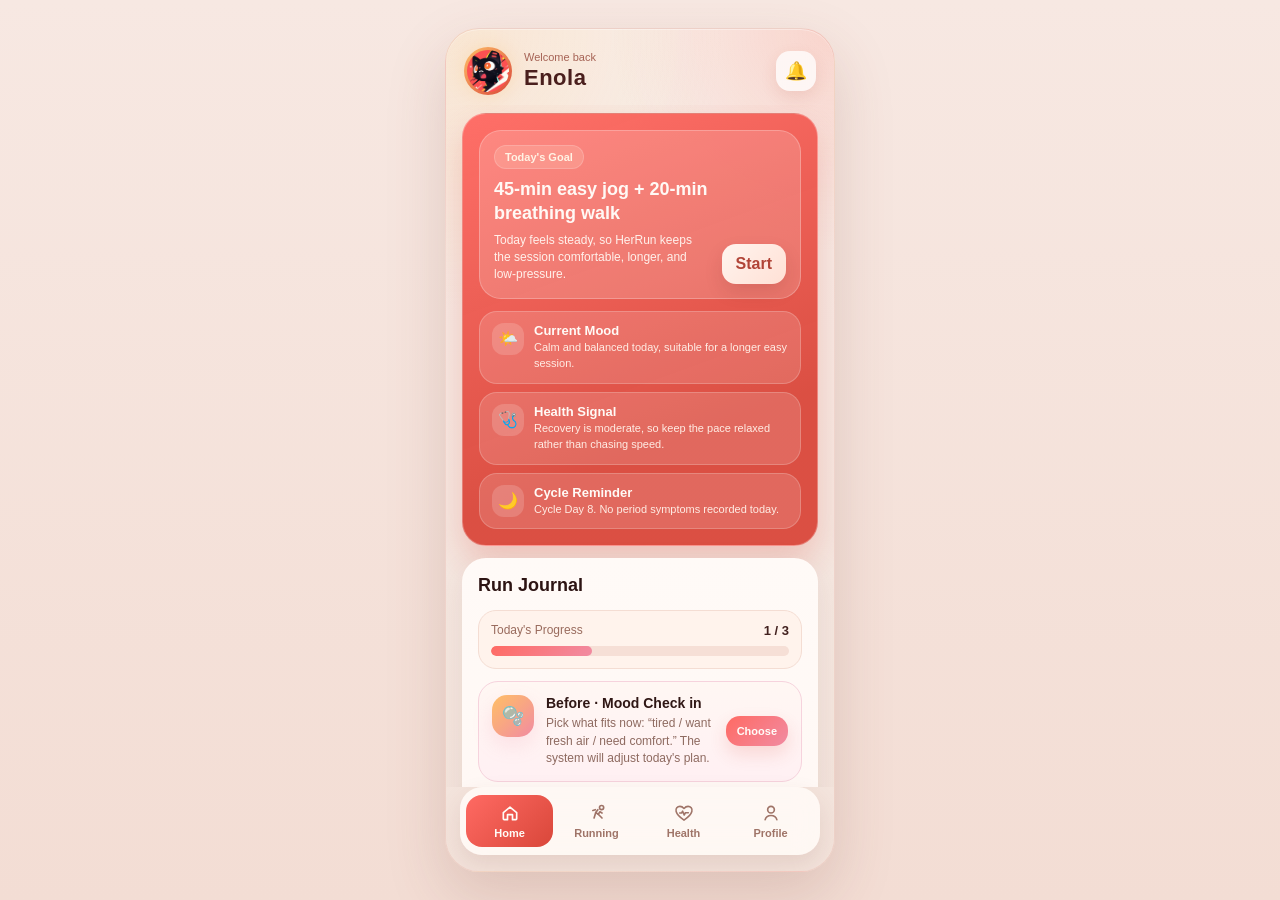
<file: index.html>
<!DOCTYPE html>
<html lang="en">
<head>
    <meta charset="UTF-8">
    <meta name="viewport" content="width=device-width, initial-scale=1.0">
    <title>HerRun</title>
    <link rel="stylesheet" href="index.css">
</head>
<body>
    <div class="app-shell">
        <div class="phone-frame">
            <header class="top-bar">
                <div class="avatar-wrap">
                    <img src="avatar.jpg" alt="User avatar" class="avatar">
                </div>
                <div class="header-text">
                    <p class="mini-label">Welcome back</p>
                    <h1>Enola</h1>
                </div>
                <button class="notify-btn" aria-label="Notifications">🔔</button>
            </header>

            <main class="main-content">
                <section class="story-card hero-story-card">
                    <div class="mission-card">
                        <div class="mission-main">
                            <span class="mission-tag" id="homeGoalTag">Today's Goal</span>
                            <h3 id="homeGoalTitle">18-min easy jog + 3-min breathing</h3>
                            <p id="homeGoalText">Today feels steady, so HerRun keeps the plan light, flexible, and comfortable.</p>
                        </div>
                        <a href="running.html" class="primary-pill">Start</a>
                    </div>

                    <div class="why-row">
                        <div class="why-chip">
                            <span id="homeMoodIcon">🌤️</span>
                            <div>
                                <strong>Current Mood</strong>
                                <p id="homeMoodText">Calm and balanced today, suitable for an easy run.</p>
                            </div>
                        </div>

                        <div class="why-chip">
                            <span id="homeHealthIcon">🩺</span>
                            <div>
                                <strong>Health Signal</strong>
                                <p id="homeHealthText">Recovery is moderate, so the pace should stay relaxed.</p>
                            </div>
                        </div>

                        <div class="why-chip">
                            <span id="homeCycleIcon">🌙</span>
                            <div>
                                <strong>Cycle Reminder</strong>
                                <p id="homeCycleText">Cycle Day 8. No period symptoms recorded today.</p>
                            </div>
                        </div>
                    </div>
                </section>

                <section class="story-card plan-card">
                    <div class="card-header compact-header">
                        <div>
                           <h3>Run Journal</h3>
                        </div>
                    </div>

                    <div class="plan-progress">
                        <div class="progress-head">
                            <span>Today's Progress</span>
                            <strong>1 / 3</strong>
                        </div>
                        <div class="progress-bar">
                            <span></span>
                        </div>
                    </div>

                    <div class="plan-list">
                        <div class="plan-step active-plan-step">
                            <div class="plan-step-left">
                                <div class="plan-icon">🫧</div>
                                <div>
                                    <h4>Before · Mood Check in</h4>
                                    <p>Pick what fits now: “tired / want fresh air / need comfort.” The system will adjust today's plan.</p>
                                </div>
                            </div>
                            <button class="mini-cta">Choose</button>
                        </div>

                        <div class="plan-step">
                            <div class="plan-step-left">
                                <div class="plan-icon">👟</div>
                                <div>
                                    <h4>During · 12 Min Is Enough</h4>
                                    <p>If your heart rate rises or you feel strained, it will switch to run-walk mode.</p>
                                </div>
                            </div>
                            <button class="mini-ghost">Auto Adjust</button>
                        </div>

                        <div class="plan-step">
                            <div class="plan-step-left">
                                <div class="plan-icon">💞</div>
                                <div>
                                    <h4>After · Quick Recovery Check</h4>
                                    <p>Log how you feel. AI will update tomorrow's plan using mood, recovery, and cycle data.</p>
                                </div>
                            </div>
                            <button class="mini-cta">Log</button>
                        </div>
                    </div>

                    <a href="cycle-log.html" class="smart-switch-card cycle-log-card">
                        <div class="smart-copy">
                            <p class="smart-kicker">Period Calendar</p>
                            <h4>Track your period and adjust today’s run</h4>
                            <p>Log today’s cycle status, view period days, and get gentle reminders before your body needs rest.</p>
                        </div>
                        <div class="switch-badge cycle-log-badge">View</div>
                    </a>
                </section>

                <section class="story-card star-card">
                    <div class="card-header compact-header">
                        <div>
                            <h3>Star Diary</h3>
                        </div>
                        <button class="soft-action">Rules</button>
                    </div>

                    <div class="star-hero">
                        <div class="star-hero-left">
                            <p class="star-kicker">Today's Reward</p>
                            <h4>5th Calm Star</h4>
                            <p>A Calm Star means you stayed active while caring for your emotions. It helps the system learn your best pace.</p>
                        </div>
                        <div class="star-big">⭐</div>
                    </div>

                    <div class="week-stars">
                        <div class="day-star done">
                            <span class="day-label">Mon</span>
                            <span class="day-icon">⭐</span>
                        </div>
                        <div class="day-star done">
                            <span class="day-label">Tue</span>
                            <span class="day-icon">🌙</span>
                        </div>
                        <div class="day-star done">
                            <span class="day-label">Wed</span>
                            <span class="day-icon">⭐</span>
                        </div>
                        <div class="day-star active">
                            <span class="day-label">Thu</span>
                            <span class="day-icon">✨</span>
                        </div>
                        <div class="day-star">
                            <span class="day-label">Fri</span>
                            <span class="day-icon">·</span>
                        </div>
                        <div class="day-star">
                            <span class="day-label">Sat</span>
                            <span class="day-icon">·</span>
                        </div>
                        <div class="day-star">
                            <span class="day-label">Sun</span>
                            <span class="day-icon">·</span>
                        </div>
                    </div>

                    <div class="star-rule-grid">
                        <div class="star-rule">
                            <div class="rule-icon">⭐</div>
                            <div>
                                <h4>Calm Star</h4>
                                <p>Earned by finishing a low-pressure task and helping the system learn your easy-run profile.</p>
                            </div>
                        </div>
                        <div class="star-rule">
                            <div class="rule-icon">🌙</div>
                            <div>
                                <h4>Rest Star</h4>
                                <p>You can also earn it by choosing rest. Pushing through is not the goal.</p>
                            </div>
                        </div>
                    </div>

                    <div class="star-benefits">
                        <div class="benefit-header">
                            <span>Unlocked 2 / 4</span>
                        </div>

                        <div class="benefit-item unlocked">
                            <div class="benefit-left">
                                <span class="benefit-icon">🎧</span>
                                <div>
                                    <h5>Night Run Audio</h5>
                                    <p>After 3 stars, the app recommends comfort audio for your night runs.</p>
                                </div>
                            </div>
                            <span class="benefit-badge">On</span>
                        </div>

                        <div class="benefit-item unlocked">
                            <div class="benefit-left">
                                <span class="benefit-icon">🪄</span>
                                <div>
                                    <h5>Better Plan for Tomorrow</h5>
                                    <p>With more logs, AI can better tell if you should run, walk, or rest.</p>
                                </div>
                            </div>
                            <span class="benefit-badge">On</span>
                        </div>

                        <div class="benefit-item">
                            <div class="benefit-left">
                                <span class="benefit-icon">🫶</span>
                                <div>
                                    <h5>Guilt-Free Skip Pass</h5>
                                    <p>Collect 5 stars to unlock one stress-free rest pass.</p>
                                </div>
                            </div>
                            <span class="benefit-badge lock">1 More</span>
                        </div>

                        <div class="benefit-item">
                            <div class="benefit-left">
                                <span class="benefit-icon">🌸</span>
                                <div>
                                    <h5>Period-Friendly Run Plan</h5>
                                    <p>After 7 stars, the system creates a cycle-friendly running version for you.</p>
                                </div>
                            </div>
                            <span class="benefit-badge lock">3 More</span>
                        </div>
                    </div>
                </section>
            </main>

            <nav class="bottom-nav">
                <a href="index.html" class="nav-item active">
                    <span class="nav-icon">
                        <svg viewBox="0 0 24 24" fill="none" aria-hidden="true">
                            <path d="M4 11.5L12 5L20 11.5V19C20 19.55 19.55 20 19 20H15V14H9V20H5C4.45 20 4 19.55 4 19V11.5Z" stroke="currentColor" stroke-width="2" stroke-linejoin="round"/>
                        </svg>
                    </span>
                    <span class="nav-text">Home</span>
                </a>

                <a href="running.html" class="nav-item">
                    <span class="nav-icon">
                        <svg viewBox="0 0 24 24" fill="none" aria-hidden="true">
                            <circle cx="17.5" cy="5.5" r="2.5" stroke="currentColor" stroke-width="2"/>
                            <path d="M13 8L10.5 11.5L13.5 13.5L15.5 10.5L18 12" stroke="currentColor" stroke-width="2" stroke-linecap="round" stroke-linejoin="round"/>
                            <path d="M10.5 11.5L8.5 18" stroke="currentColor" stroke-width="2" stroke-linecap="round"/>
                            <path d="M13.5 13.5L18 18" stroke="currentColor" stroke-width="2" stroke-linecap="round"/>
                            <path d="M7 9L10 8" stroke="currentColor" stroke-width="2" stroke-linecap="round"/>
                        </svg>
                    </span>
                    <span class="nav-text">Running</span>
                </a>

                <a href="activity.html" class="nav-item">
                    <span class="nav-icon">
                        <svg viewBox="0 0 24 24" fill="none" aria-hidden="true">
                            <path
                                d="M12 20.5C12 20.5 4 15.36 2.57 10.28C1.55 6.66 4.08 4 7.13 4C9.08 4 10.67 5 12 6.53C13.33 5 14.92 4 16.87 4C19.92 4 22.45 6.66 21.43 10.28C20 15.36 12 20.5 12 20.5Z"
                                stroke="currentColor"
                                stroke-width="1.9"
                                stroke-linecap="round"
                                stroke-linejoin="round"
                            />
                            <path
                                d="M6.8 12H9.1L10.4 9.8L12.2 14.4L13.7 11.7H17.2"
                                stroke="currentColor"
                                stroke-width="1.9"
                                stroke-linecap="round"
                                stroke-linejoin="round"
                            />
                        </svg>
                    </span>
                    <span class="nav-text">Health</span>
                </a>

                <a href="profile.html" class="nav-item">
                    <span class="nav-icon">
                        <svg viewBox="0 0 24 24" fill="none" aria-hidden="true">
                            <circle cx="12" cy="8" r="4" stroke="currentColor" stroke-width="2"/>
                            <path d="M5 20C5.8 16.8 8.43 15 12 15C15.57 15 18.2 16.8 19 20" stroke="currentColor" stroke-width="2" stroke-linecap="round"/>
                        </svg>
                    </span>
                    <span class="nav-text">Profile</span>
                </a>
            </nav>
        </div>
    </div>

<script>
    const homeGoalTag = document.getElementById("homeGoalTag");
    const homeGoalTitle = document.getElementById("homeGoalTitle");
    const homeGoalText = document.getElementById("homeGoalText");

    const homeMoodIcon = document.getElementById("homeMoodIcon");
    const homeMoodText = document.getElementById("homeMoodText");

    const homeHealthIcon = document.getElementById("homeHealthIcon");
    const homeHealthText = document.getElementById("homeHealthText");

    const homeCycleIcon = document.getElementById("homeCycleIcon");
    const homeCycleText = document.getElementById("homeCycleText");

    const STORAGE_KEY = "herRunCycleRecordMay8";

    function getSavedCycleRecord() {
        const savedRecord = localStorage.getItem(STORAGE_KEY);

        if (!savedRecord) {
            return {
                status: "Normal",
                symptoms: ["Feeling Fine"]
            };
        }

        try {
            const record = JSON.parse(savedRecord);

            if (!record.status || !Array.isArray(record.symptoms)) {
                return {
                    status: "Normal",
                    symptoms: ["Feeling Fine"]
                };
            }

            return record;
        } catch (error) {
            return {
                status: "Normal",
                symptoms: ["Feeling Fine"]
            };
        }
    }

    function hasSymptom(symptoms, symptomName) {
        return symptoms.includes(symptomName);
    }

function updateHomeFromCycleRecord() {
    const record = getSavedCycleRecord();
    const status = record.status;
    const symptoms = record.symptoms;

    const hasLowEnergy = hasSymptom(symptoms, "Low Energy");
    const hasCramps = hasSymptom(symptoms, "Cramps");
    const hasBackPain = hasSymptom(symptoms, "Back Pain");
    const hasHeadache = hasSymptom(symptoms, "Headache");
    const hasMoodSwing = hasSymptom(symptoms, "Mood Swing");
    const feelingFine = hasSymptom(symptoms, "Feeling Fine");

    if (status === "Period") {
        homeGoalTag.textContent = "Today's Gentle Goal";

        if (hasCramps || hasLowEnergy || hasBackPain || hasHeadache || hasMoodSwing) {
            homeGoalTitle.textContent = "20-min comfort walk + 40-min recovery stretch";
            homeGoalText.textContent = "Period symptoms were recorded today, so HerRun keeps the session gentle, low-pressure, and recovery-focused.";

            homeMoodIcon.textContent = "🥺";
            homeMoodText.textContent = "Your body may need more care today. Slow movement is enough.";

            homeHealthIcon.textContent = "🩺";
            homeHealthText.textContent = "Avoid high-intensity running. Keep the session easy and stop if discomfort increases.";

            homeCycleIcon.textContent = "🩸";
            homeCycleText.textContent = `Period day recorded. Symptoms: ${symptoms.join(", ")}.`;
        } else {
            homeGoalTitle.textContent = "25-min gentle walk + 35-min mobility stretch";
            homeGoalText.textContent = "Period was recorded today, so HerRun keeps the goal soft while still supporting daily movement.";

            homeMoodIcon.textContent = "🌤️";
            homeMoodText.textContent = "Feeling relatively stable, but today’s goal should still stay gentle.";

            homeHealthIcon.textContent = "🩺";
            homeHealthText.textContent = "Use a comfortable pace and choose stretching if running feels too much.";

            homeCycleIcon.textContent = "🩸";
            homeCycleText.textContent = "Period day recorded. Gentle walking and stretching can still count as progress.";
        }

        return;
    }

    if (status === "Normal" && feelingFine) {
        homeGoalTag.textContent = "Today's Goal";
        homeGoalTitle.textContent = "45-min easy jog + 20-min breathing walk";
        homeGoalText.textContent = "Today feels steady, so HerRun keeps the session comfortable, longer, and low-pressure.";

        homeMoodIcon.textContent = "🌤️";
        homeMoodText.textContent = "Calm and balanced today, suitable for a longer easy session.";

        homeHealthIcon.textContent = "🩺";
        homeHealthText.textContent = "Recovery is moderate, so keep the pace relaxed rather than chasing speed.";

        homeCycleIcon.textContent = "🌙";
        homeCycleText.textContent = "Cycle Day 8. No period symptoms recorded today.";

        return;
    }

    if (status === "Normal" && (hasLowEnergy || hasMoodSwing || hasHeadache || hasBackPain || hasCramps)) {
        homeGoalTag.textContent = "Today's Flexible Goal";
        homeGoalTitle.textContent = "30-min easy jog + 30-min recovery walk";
        homeGoalText.textContent = "Some discomfort was recorded today, so HerRun keeps the goal low-intensity and flexible rather than pushing speed.";

        homeMoodIcon.textContent = hasMoodSwing ? "🥺" : "🌥️";
        homeMoodText.textContent = `Today's record shows: ${symptoms.join(", ")}. Start easy and adjust by feel.`;

        homeHealthIcon.textContent = "🩺";
        homeHealthText.textContent = "You can split the session or switch more time to walking if your body feels strained.";

        homeCycleIcon.textContent = "🌙";
        homeCycleText.textContent = "Cycle Day 8. Not a period day, but symptoms can still affect training comfort.";

        return;
    }

    homeGoalTag.textContent = "Today's Goal";
    homeGoalTitle.textContent = "45-min easy jog + 20-min breathing walk";
    homeGoalText.textContent = "Today feels steady, so HerRun keeps the session longer but still comfortable.";

    homeMoodIcon.textContent = "🌤️";
    homeMoodText.textContent = "Feeling mostly stable today.";

    homeHealthIcon.textContent = "🩺";
    homeHealthText.textContent = "Keep the pace relaxed and adjust if needed.";

    homeCycleIcon.textContent = "🌙";
    homeCycleText.textContent = `Cycle Day 8. Today's record: ${symptoms.join(", ")}.`;
}

    updateHomeFromCycleRecord();
</script>
</body>
</html>
</file>
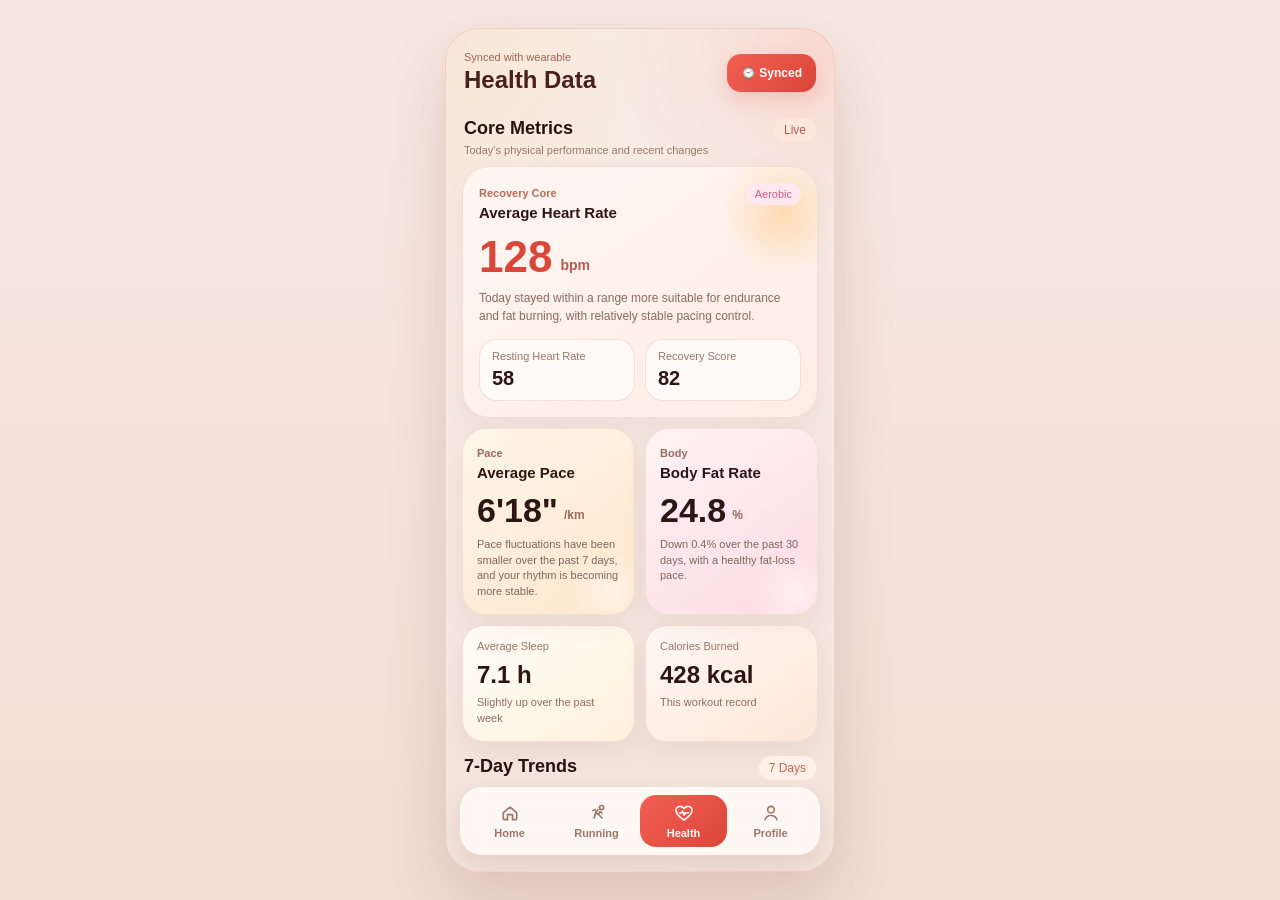
<file: activity.html>
<!DOCTYPE html>
<html lang="zh-CN">
<head>
    <meta charset="UTF-8">
    <meta name="viewport" content="width=device-width, initial-scale=1.0">
    <title>HerRun</title>
    <link rel="stylesheet" href="activity.css">
</head>
<body>
    <div class="app-shell">
        <div class="phone-frame">
            <header class="top-bar">
                <div class="header-main">
                    <p class="mini-label">Synced with wearable</p>
                    <h1>Health Data</h1>
                </div>
                <button class="sync-btn" type="button">⌚ Synced</button>
            </header>

            <main class="main-content">
                <section class="section-shell">
                    <div class="section-head">
                        <div>
                            <h3>Core Metrics</h3>
                            <p class="sub-copy">Today's physical performance and recent changes</p>
                        </div>
                        <span class="card-tag">Live</span>
                    </div>

                    <div class="metrics-mosaic">
                        <article class="metric-main-card">
                            <div class="metric-main-top">
                                <div>
                                    <span class="metric-eyebrow">Recovery Core</span>
                                    <h4>Average Heart Rate</h4>
                                </div>
                                <span class="metric-chip">Aerobic</span>
                            </div>

                            <div class="metric-main-value">
                                <strong>128</strong>
                                <span>bpm</span>
                            </div>

                            <p class="metric-main-desc">
                                Today stayed within a range more suitable for endurance and fat burning, with relatively stable pacing control.
                            </p>

                            <div class="metric-main-footer">
                                <div class="mini-stat">
                                    <span>Resting Heart Rate</span>
                                    <strong>58</strong>
                                </div>
                                <div class="mini-stat">
                                    <span>Recovery Score</span>
                                    <strong>82</strong>
                                </div>
                            </div>
                        </article>

                        <article class="metric-mid-card pace-card">
                            <span class="metric-eyebrow dark-eyebrow">Pace</span>
                            <h4>Average Pace</h4>
                            <div class="metric-mid-value">
                                <strong>6'18"</strong>
                                <span>/km</span>
                            </div>
                            <p>Pace fluctuations have been smaller over the past 7 days, and your rhythm is becoming more stable.</p>
                        </article>

                        <article class="metric-mid-card fat-card">
                            <span class="metric-eyebrow dark-eyebrow">Body</span>
                            <h4>Body Fat Rate</h4>
                            <div class="metric-mid-value">
                                <strong>24.8</strong>
                                <span>%</span>
                            </div>
                            <p>Down 0.4% over the past 30 days, with a healthy fat-loss pace.</p>
                        </article>

                        <article class="metric-pill-card sleep-pill">
                            <div class="pill-top">
                                <span class="pill-label">Average Sleep</span>                              
                            </div>
                            <strong>7.1 h</strong>
                            <p>Slightly up over the past week</p>
                        </article>

                        <article class="metric-pill-card kcal-pill">
                            <div class="pill-top">
                                <span class="pill-label">Calories Burned</span>            
                            </div>
                            <strong>428 kcal</strong>
                            <p>This workout record</p>
                        </article>
                    </div>
                </section>

                <section class="section-shell">
                    <div class="section-head">
                        <div>
                            <h3>7-Day Trends</h3>
                        </div>
                        <span class="card-tag soft-tag">7 Days</span>
                    </div>

                    <div class="trend-layout">
                        <article class="trend-main-card">
                            <div class="trend-chart">
                                <div class="chart-grid"></div>
                                <svg class="trend-svg" viewBox="0 0 300 150" preserveAspectRatio="none" aria-hidden="true">
                                    <path d="M10 105 C40 95, 60 60, 95 72 S160 96, 205 58 S260 48, 290 32"
                                          fill="none" stroke="#f45f52" stroke-width="4.5" stroke-linecap="round"/>
                                    <path d="M10 118 C40 112, 75 125, 110 95 S170 55, 210 82 S255 100, 290 76"
                                          fill="none" stroke="#ffb24a" stroke-width="4.5" stroke-linecap="round"/>
                                </svg>
                                <span class="chart-point p1"></span>
                                <span class="chart-point p2"></span>
                                <span class="chart-point p3"></span>
                                <span class="chart-point p4"></span>
                            </div>

                            <div class="trend-legend">
                                <span><i class="legend-dot heart-dot"></i>Recovery / Heart Rate Trend</span>
                                <span><i class="legend-dot load-dot"></i>Training Load</span>
                            </div>

                            <div class="day-strip">
                                <span>Mon</span>
                                <span>Tue</span>
                                <span>Wed</span>
                                <span>Thu</span>
                                <span>Fri</span>
                                <span>Sat</span>
                                <span>Sun</span>
                            </div>
                        </article>

                        <div class="trend-side-stack">
                            <article class="side-insight rise-card">
                                <span class="side-label">Recovery Trend</span>
                                <strong>Rising</strong>
                                <p>Recovery has been more stable over the last 4 days</p>
                            </article>

                            <article class="side-insight load-card">
                                <span class="side-label">Load Trend</span>
                                <strong>Slightly High</strong>
                                <p>Mileage is increasing faster than last week</p>
                            </article>
                        </div>
                    </div>
                </section>

                <section class="section-shell">
                    <div class="section-head">
                        <div>
                            <h3>Fat Loss and Goal Progress</h3>
                        </div>
                        <span class="card-tag warm-tag">Progress</span>
                    </div>

                    <div class="progress-visual-layout">
                        <article class="progress-ring-card">
                            <div class="ring-wrap">
                                <div class="ring ring-1">
                                    <div class="ring-inner">
                                        <strong>-0.4%</strong>
                                        <span>Body Fat This Month</span>
                                    </div>
                                </div>
                            </div>
                            <p>Fat loss is progressing steadily, with no overly rapid drop.</p>
                        </article>

                        <div class="progress-track-stack">
                            <article class="track-card highlight-track">
                                <div class="track-head">
                                    <h4>Monthly Mileage Goal</h4>
                                    <span>42 / 60 km</span>
                                </div>
                                <div class="progress-bar">
                                    <span class="progress-fill progress-fill-2"></span>
                                </div>
                                <p>Current completion: 70%</p>
                            </article>

                            <article class="track-card">
                                <div class="track-head">
                                    <h4>Sleep Goal Rate</h4>
                                    <span>5 / 7 days</span>
                                </div>
                                <div class="progress-bar">
                                    <span class="progress-fill progress-fill-3"></span>
                                </div>
                                <p>Recovery efficiency is improving</p>
                            </article>
                        </div>
                    </div>
                </section>

                <section class="section-shell">
                    <div class="section-head">
                        <div>
                            <h3>AI Health Counselor</h3>
                        </div>

                        <button class="ai-header-analyse-btn" id="aiAnalyseBtn" type="button">Analyse</button>
                    </div>

                    <div class="ai-conversation" id="aiConversation"></div>
                </section>
            </main>

            <nav class="bottom-nav">
                <a href="index.html" class="nav-item">
                    <span class="nav-icon">
                        <svg viewBox="0 0 24 24" fill="none" aria-hidden="true">
                            <path d="M4 11.5L12 5L20 11.5V19C20 19.55 19.55 20 19 20H15V14H9V20H5C4.45 20 4 19.55 4 19V11.5Z" stroke="currentColor" stroke-width="2" stroke-linejoin="round"/>
                        </svg>
                    </span>
                    <span class="nav-text">Home</span>
                </a>

                <a href="running.html" class="nav-item">
                    <span class="nav-icon">
                        <svg viewBox="0 0 24 24" fill="none" aria-hidden="true">
                            <circle cx="17.5" cy="5.5" r="2.5" stroke="currentColor" stroke-width="2"/>
                            <path d="M13 8L10.5 11.5L13.5 13.5L15.5 10.5L18 12" stroke="currentColor" stroke-width="2" stroke-linecap="round" stroke-linejoin="round"/>
                            <path d="M10.5 11.5L8.5 18" stroke="currentColor" stroke-width="2" stroke-linecap="round"/>
                            <path d="M13.5 13.5L18 18" stroke="currentColor" stroke-width="2" stroke-linecap="round"/>
                            <path d="M7 9L10 8" stroke="currentColor" stroke-width="2" stroke-linecap="round"/>
                        </svg>
                    </span>
                    <span class="nav-text">Running</span>
                </a>

                <a href="activity.html" class="nav-item active">
                    <span class="nav-icon">
                        <svg viewBox="0 0 24 24" fill="none" aria-hidden="true">
                            <path
                                d="M12 20.5C12 20.5 4 15.36 2.57 10.28C1.55 6.66 4.08 4 7.13 4C9.08 4 10.67 5 12 6.53C13.33 5 14.92 4 16.87 4C19.92 4 22.45 6.66 21.43 10.28C20 15.36 12 20.5 12 20.5Z"
                                stroke="currentColor"
                                stroke-width="1.9"
                                stroke-linecap="round"
                                stroke-linejoin="round"
                            />
                            <path
                                d="M6.8 12H9.1L10.4 9.8L12.2 14.4L13.7 11.7H17.2"
                                stroke="currentColor"
                                stroke-width="1.9"
                                stroke-linecap="round"
                                stroke-linejoin="round"
                            />
                        </svg>
                    </span>
                    <span class="nav-text">Health</span>
                </a>

                <a href="profile.html" class="nav-item">
                    <span class="nav-icon">
                        <svg viewBox="0 0 24 24" fill="none" aria-hidden="true">
                            <circle cx="12" cy="8" r="4" stroke="currentColor" stroke-width="2"/>
                            <path d="M5 20C5.8 16.8 8.43 15 12 15C15.57 15 18.2 16.8 19 20" stroke="currentColor" stroke-width="2" stroke-linecap="round"/>
                        </svg>
                    </span>
                    <span class="nav-text">Profile</span>
                </a>
            </nav>
        </div>
    </div>


<script>
    const aiAnalyseBtn = document.getElementById("aiAnalyseBtn");
    const aiConversation = document.getElementById("aiConversation");
    const mainContent = document.querySelector(".main-content");

    const STORAGE_KEY = "herRunCycleRecordMay8";

    function getSavedCycleRecord() {
        const savedRecord = localStorage.getItem(STORAGE_KEY);

        if (!savedRecord) {
            return {
                status: "Normal",
                symptoms: ["Feeling Fine"]
            };
        }

        try {
            const record = JSON.parse(savedRecord);

            if (!record.status || !Array.isArray(record.symptoms)) {
                return {
                    status: "Normal",
                    symptoms: ["Feeling Fine"]
                };
            }

            return record;
        } catch (error) {
            return {
                status: "Normal",
                symptoms: ["Feeling Fine"]
            };
        }
    }

    function hasSymptom(symptoms, symptomName) {
        return symptoms.includes(symptomName);
    }

    function buildCycleAnswer(record) {
        const status = record.status;
        const symptoms = record.symptoms;

        if (status === "Period") {
            return "Because today is marked as a period day, the data should be read more gently. Even if your recovery score looks good, HerRun would not suggest chasing speed today. A light jog, walking route, or stretching session would be more suitable.";
        }

        if (hasSymptom(symptoms, "Cramps")) {
            return "Since cramps were recorded, the numbers should not be interpreted only through performance. Your heart rate may look acceptable, but comfort matters more today. A slower pace or run-walk mode would be safer.";
        }

        if (hasSymptom(symptoms, "Low Energy")) {
            return "Low energy changes how we interpret the dashboard. Your recovery score is strong, but your body signal suggests that today’s goal should stay flexible. A shorter easy session would still count as success.";
        }

        if (hasSymptom(symptoms, "Mood Swing")) {
            return "Mood changes do not mean you need to avoid movement, but they suggest the goal should feel emotionally gentle. A low-pressure jog may help, while a strict pace target may add unnecessary stress.";
        }

        if (hasSymptom(symptoms, "Headache") || hasSymptom(symptoms, "Back Pain")) {
            return "Because discomfort was recorded, today’s plan should focus on comfort instead of distance or calories. A relaxed walk, light mobility, or very easy jog would be more appropriate.";
        }

        return "No strong discomfort was recorded today, so an easy run is reasonable. However, because your training load is already slightly high this week, HerRun would still avoid speed work and keep the plan moderate.";
    }

    function buildDemoDialogue() {
        const cycleRecord = getSavedCycleRecord();

        return [
            {
                type: "user",
                text: "What does my recovery score of 82 actually mean?"
            },
            {
                type: "ai",
                text: "Your recovery score looks relatively strong. Together with a resting heart rate of 58 bpm, it suggests that your body is handling recent exercise quite well. It does not mean you should push hard, but an easy or moderate run should be manageable today."
            },
            {
                type: "user",
                text: "The dashboard says my training load is slightly high. Should I be worried?"
            },
            {
                type: "ai",
                text: "Not necessarily. Slightly high means you may need adjustment rather than complete rest. Since you have already completed 42 out of 60 km this month, today would be better for a controlled easy run instead of speed training."
            },
            {
                type: "user",
                text: "My body fat only dropped by 0.4%. Does that mean running is not working?"
            },
            {
                type: "ai",
                text: "No. A 0.4% monthly change can still be meaningful because body composition changes slowly. It can also be affected by sleep, water, food, and cycle status. The more useful signal is that your pace is becoming steadier while the fat-loss trend remains gentle."
            },
            {
                type: "user",
                text: "Can you combine all these numbers and tell me what I should do today?"
            },
            {
                type: "ai",
                text: buildCycleAnswer(cycleRecord)
            }
        ];
    }

    function scrollToLatestMessage() {
        requestAnimationFrame(() => {
            if (mainContent) {
                mainContent.scrollTo({
                    top: mainContent.scrollHeight,
                    behavior: "smooth"
                });
            }
        });
    }

    function createMessageBubble(message) {
        const bubble = document.createElement("article");

        if (message.type === "user") {
            bubble.className = "ai-bubble bubble-right user-bubble";
            bubble.innerHTML = `
                <div class="ai-content user-ai-content">
                    <p>${message.text}</p>
                </div>
                <img src="avatar.jpg" alt="User avatar" class="ai-user-avatar">
            `;
        } else {
            bubble.className = "ai-bubble bubble-left";
            bubble.innerHTML = `
                <div class="ai-avatar">AI</div>
                <div class="ai-content">
                    <p>${message.text}</p>
                </div>
            `;
        }

        return bubble;
    }

    function renderTypingBubble() {
        const typingBubble = document.createElement("article");

        typingBubble.className = "ai-bubble bubble-left ai-typing-row";
        typingBubble.innerHTML = `
            <div class="ai-avatar">AI</div>
            <div class="ai-content ai-typing-content">
                <p>Analysing your health data</p>
            </div>
        `;

        aiConversation.appendChild(typingBubble);
        scrollToLatestMessage();
    }

    function removeTypingBubble() {
        const typingBubble = aiConversation.querySelector(".ai-typing-row");

        if (typingBubble) {
            typingBubble.remove();
        }
    }

    function playDemoDialogue(messages, index = 0) {
        if (index >= messages.length) {
            aiAnalyseBtn.disabled = false;
            aiAnalyseBtn.textContent = "Replay";
            scrollToLatestMessage();
            return;
        }

        const message = messages[index];

        if (message.type === "ai") {
            renderTypingBubble();

            setTimeout(() => {
                removeTypingBubble();

                const bubble = createMessageBubble(message);
                aiConversation.appendChild(bubble);
                scrollToLatestMessage();

                setTimeout(() => {
                    playDemoDialogue(messages, index + 1);
                }, 6000);
            }, 1800);

            return;
        }

        const bubble = createMessageBubble(message);
        aiConversation.appendChild(bubble);
        scrollToLatestMessage();

        setTimeout(() => {
            playDemoDialogue(messages, index + 1);
        }, 1400);
    }

    aiAnalyseBtn.addEventListener("click", () => {
        aiAnalyseBtn.disabled = true;
        aiAnalyseBtn.textContent = "Analysing...";

        aiConversation.innerHTML = "";

        const messages = buildDemoDialogue();

        setTimeout(() => {
            playDemoDialogue(messages);
        }, 600);
    });
</script>
</body>
</html>
</file>
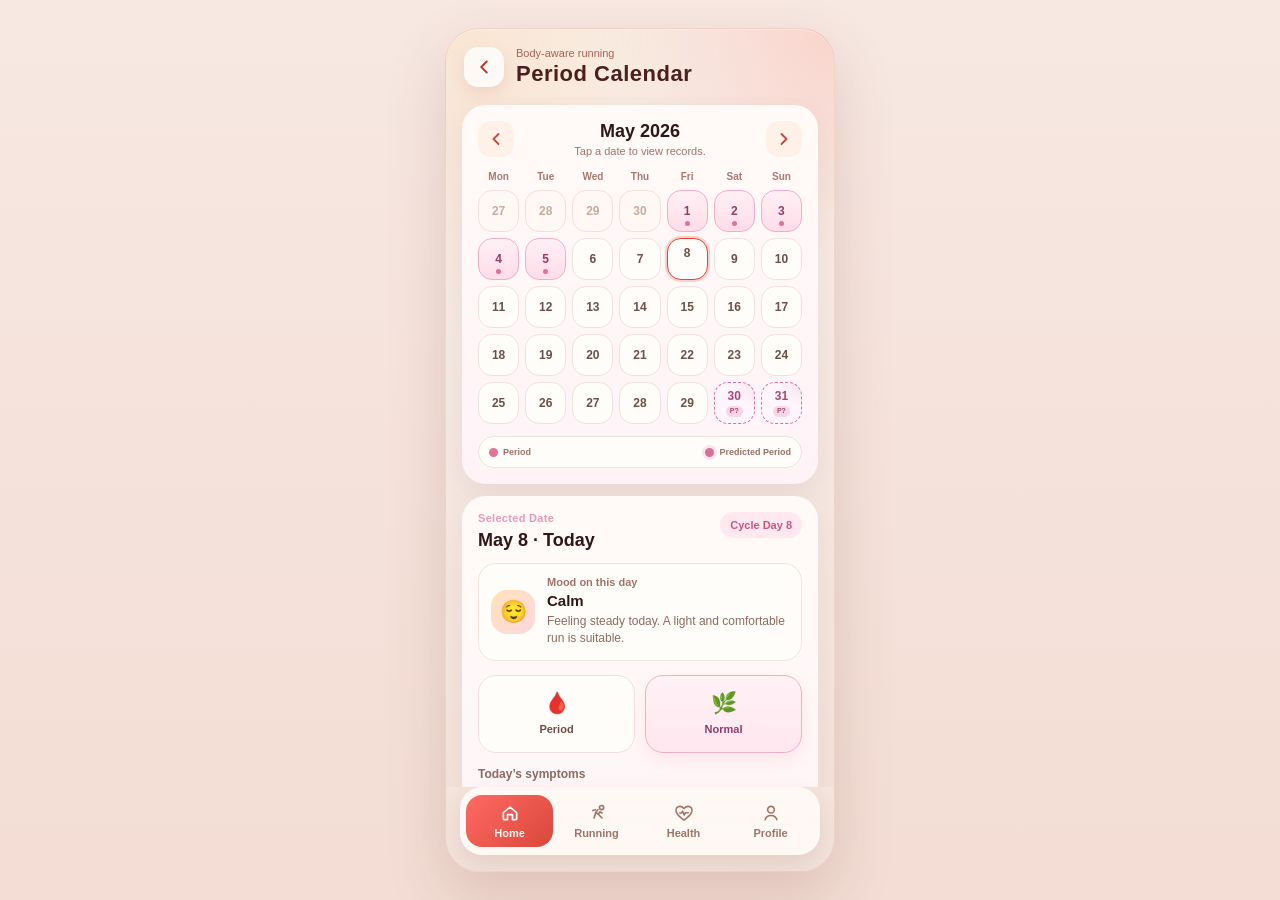
<file: cycle-log.html>
<!DOCTYPE html>
<html lang="en">
<head>
    <meta charset="UTF-8">
    <meta name="viewport" content="width=device-width, initial-scale=1.0">
    <title>Period Calendar</title>
    <link rel="stylesheet" href="index.css">
</head>
<body>
    <div class="app-shell">
        <div class="phone-frame">
            <header class="top-bar cycle-top-bar">
                <a href="index.html" class="cycle-back-btn" aria-label="Back to home">
                    <svg viewBox="0 0 24 24" fill="none" aria-hidden="true">
                        <path d="M15 18L9 12L15 6" stroke="currentColor" stroke-width="2.2" stroke-linecap="round" stroke-linejoin="round"/>
                    </svg>
                </a>

                <div class="header-text cycle-header-text">
                    <p class="mini-label">Body-aware running</p>
                    <h1>Period Calendar</h1>
                </div>
            </header>

            <main class="main-content cycle-content">
                <section class="story-card cycle-calendar-card">
                    <div class="cycle-calendar-top">
                        <button class="cycle-calendar-arrow" type="button" aria-label="Previous month">
                            <svg viewBox="0 0 24 24" fill="none" aria-hidden="true">
                                <path d="M15 18L9 12L15 6" stroke="currentColor" stroke-width="2.2" stroke-linecap="round" stroke-linejoin="round"/>
                            </svg>
                        </button>

                        <div class="cycle-calendar-month">
                            <h3>May 2026</h3>
                            <p>Tap a date to view records.</p>
                        </div>

                        <button class="cycle-calendar-arrow" type="button" aria-label="Next month">
                            <svg viewBox="0 0 24 24" fill="none" aria-hidden="true">
                                <path d="M9 18L15 12L9 6" stroke="currentColor" stroke-width="2.2" stroke-linecap="round" stroke-linejoin="round"/>
                            </svg>
                        </button>
                    </div>

                    <div class="cycle-week-row">
                        <span>Mon</span>
                        <span>Tue</span>
                        <span>Wed</span>
                        <span>Thu</span>
                        <span>Fri</span>
                        <span>Sat</span>
                        <span>Sun</span>
                    </div>

                    <div class="cycle-calendar-grid">
                        <button class="cycle-day cycle-muted-day" type="button">
                            <span>27</span>
                        </button>

                        <button class="cycle-day cycle-muted-day" type="button">
                            <span>28</span>
                        </button>

                        <button class="cycle-day cycle-muted-day" type="button">
                            <span>29</span>
                        </button>

                        <button class="cycle-day cycle-muted-day" type="button">
                            <span>30</span>
                        </button>

                        <button class="cycle-day cycle-period-day" type="button">
                            <span>1</span>
                        </button>

                        <button class="cycle-day cycle-period-day" type="button">
                            <span>2</span>
                        </button>

                        <button class="cycle-day cycle-period-day" type="button">
                            <span>3</span>
                        </button>

                        <button class="cycle-day cycle-period-day" type="button">
                            <span>4</span>
                        </button>

                        <button class="cycle-day cycle-period-day" type="button">
                            <span>5</span>
                        </button>

                        <button class="cycle-day" type="button">
                            <span>6</span>
                        </button>

                        <button class="cycle-day" type="button">
                            <span>7</span>
                        </button>

                        <button class="cycle-day cycle-today-day cycle-selected-day" type="button" id="cycleDay8">
                            <span>8</span>
                            <small class="cycle-day-record" id="cycleDay8Record"></small>
                        </button>

                        <button class="cycle-day" type="button">
                            <span>9</span>
                        </button>

                        <button class="cycle-day" type="button">
                            <span>10</span>
                        </button>

                        <button class="cycle-day" type="button">
                            <span>11</span>
                        </button>

                        <button class="cycle-day" type="button">
                            <span>12</span>
                        </button>

                        <button class="cycle-day" type="button">
                            <span>13</span>
                        </button>

                        <button class="cycle-day" type="button">
                            <span>14</span>
                        </button>

                        <button class="cycle-day" type="button">
                            <span>15</span>
                        </button>

                        <button class="cycle-day" type="button">
                            <span>16</span>
                        </button>

                        <button class="cycle-day" type="button">
                            <span>17</span>
                        </button>

                        <button class="cycle-day" type="button">
                            <span>18</span>
                        </button>

                        <button class="cycle-day" type="button">
                            <span>19</span>
                        </button>

                        <button class="cycle-day" type="button">
                            <span>20</span>
                        </button>

                        <button class="cycle-day" type="button">
                            <span>21</span>
                        </button>

                        <button class="cycle-day" type="button">
                            <span>22</span>
                        </button>

                        <button class="cycle-day" type="button">
                            <span>23</span>
                        </button>

                        <button class="cycle-day" type="button">
                            <span>24</span>
                        </button>

                        <button class="cycle-day" type="button">
                            <span>25</span>
                        </button>

                        <button class="cycle-day" type="button">
                            <span>26</span>
                        </button>

                        <button class="cycle-day" type="button">
                            <span>27</span>
                        </button>

                        <button class="cycle-day" type="button">
                            <span>28</span>
                        </button>

                        <button class="cycle-day" type="button">
                            <span>29</span>
                        </button>

                        <button class="cycle-day cycle-predicted-period-day" type="button">
                            <span>30</span>
                            <small>P?</small>
                        </button>

                        <button class="cycle-day cycle-predicted-period-day" type="button">
                            <span>31</span>
                            <small>P?</small>
                        </button>
                    </div>

                    <div class="cycle-calendar-legend">
                        <div>
                            <span class="cycle-legend-dot cycle-period-dot"></span>
                            <p>Period</p>
                        </div>

                        <div>
                            <span class="cycle-legend-dot cycle-predicted-dot"></span>
                            <p>Predicted Period</p>
                        </div>
                    </div>
                </section>

                <section class="story-card cycle-today-log-card">
                    <div class="cycle-today-log-header">
                        <div>
                            <p class="cycle-kicker cycle-soft-kicker">Selected Date</p>
                            <h3 id="selectedDateTitle">May 8 · Today</h3>
                        </div>

                        <span class="cycle-today-log-pill" id="cycleStatusPill">Cycle Day 8</span>
                    </div>

                    <div class="cycle-day-mood-card" id="cycleDayMoodCard">
                        <div class="cycle-day-mood-icon" id="cycleDayMoodIcon">😌</div>

                        <div class="cycle-day-mood-copy">
                            <span>Mood on this day</span>
                            <strong id="cycleDayMoodTitle">Calm</strong>
                            <p id="cycleDayMoodText">Feeling steady today. A light and comfortable run is suitable.</p>
                        </div>
                    </div>                    

                    <div class="cycle-log-options cycle-log-options-two">
                        <button class="cycle-log-option" type="button" data-cycle-status="Period">
                            <span>🩸</span>
                            <strong>Period</strong>
                        </button>

                        <button class="cycle-log-option active-cycle-log-option" type="button" data-cycle-status="Normal">
                            <span>🌿</span>
                            <strong>Normal</strong>
                        </button>
                    </div>

                    <div class="cycle-quick-log-section">
                        <p>Today’s symptoms</p>

                        <div class="cycle-symptom-grid">
                            <button class="cycle-symptom-chip" type="button" data-symptom="Cramps">Cramps</button>
                            <button class="cycle-symptom-chip" type="button" data-symptom="Low Energy">Low Energy</button>
                            <button class="cycle-symptom-chip" type="button" data-symptom="Headache">Headache</button>
                            <button class="cycle-symptom-chip" type="button" data-symptom="Back Pain">Back Pain</button>
                            <button class="cycle-symptom-chip" type="button" data-symptom="Mood Swing">Mood Swing</button>
                            <button class="cycle-symptom-chip active-cycle-symptom-chip" type="button" data-symptom="Feeling Fine">Feeling Fine</button>
                        </div>
                    </div>

                    <button class="cycle-save-btn" type="button" id="saveCycleRecord">Save Today’s Record</button>
                </section>

<section class="story-card cycle-summary-card">
    <div class="cycle-section-header">
        <div>
            <p class="cycle-kicker cycle-soft-kicker">Based on recent records</p>
            <h3>Cycle Summary</h3>
        </div>
    </div>

    <div class="cycle-summary-grid">
        <div class="cycle-summary-item">
            <span>Current Cycle Day</span>
            <strong>Day 8</strong>
        </div>

        <div class="cycle-summary-item">
            <span>Recorded Period</span>
            <strong>May 1–5</strong>
        </div>

        <div class="cycle-summary-item">
            <span>Average Cycle</span>
            <strong>28 days</strong>
        </div>

        <div class="cycle-summary-item highlight-summary-item">
            <span>Next Period</span>
            <strong>Around May 30</strong>
        </div>
    </div>

    <p class="cycle-summary-note">
        Period predictions are estimates and may shift depending on sleep, stress, training load, and recent cycle changes.
    </p>
</section>

<section class="story-card cycle-reminder-card">
    <div class="cycle-info-row">
        <div class="cycle-reminder-icon">🔔</div>

        <div class="cycle-reminder-copy">
            <p class="cycle-kicker cycle-soft-kicker">Smart Reminder</p>
            <h3>Reminder around May 27</h3>
            <p>
                Your next period is estimated around May 30. HerRun will remind you a few days earlier and keep your plan flexible.
            </p>
        </div>
    </div>

    <div class="cycle-mini-tip">
        <span>Why this matters</span>
        <p>Before a predicted period, the app avoids high-pressure goals and suggests easier options if you report discomfort.</p>
    </div>
</section>

<section class="story-card cycle-run-card">
    <div class="cycle-info-row">
        <div class="cycle-run-icon">👟</div>

        <div class="cycle-run-copy">
            <p class="cycle-kicker cycle-soft-kicker">Today’s Running Adjustment</p>
            <h3>Flexible movement is recommended</h3>
            <p>
                Based on today’s cycle status and symptoms, HerRun can suggest an easy run, walking, stretching, or rest.
            </p>
        </div>
    </div>

    <div class="cycle-adjust-list">
        <div class="cycle-adjust-item">
            <span>🌿</span>
            <p>Normal day: keep an easy, comfortable running goal.</p>
        </div>

        <div class="cycle-adjust-item">
            <span>🩸</span>
            <p>Period day: reduce intensity if cramps, fatigue, or heavy flow appear.</p>
        </div>

        <div class="cycle-adjust-item">
            <span>🫶</span>
            <p>Low-energy day: walking or stretching can still count as progress.</p>
        </div>
    </div>
</section>
            </main>

            <nav class="bottom-nav">
                <a href="index.html" class="nav-item active">
                    <span class="nav-icon">
                        <svg viewBox="0 0 24 24" fill="none" aria-hidden="true">
                            <path d="M4 11.5L12 5L20 11.5V19C20 19.55 19.55 20 19 20H15V14H9V20H5C4.45 20 4 19.55 4 19V11.5Z" stroke="currentColor" stroke-width="2" stroke-linejoin="round"/>
                        </svg>
                    </span>
                    <span class="nav-text">Home</span>
                </a>

                <a href="running.html" class="nav-item">
                    <span class="nav-icon">
                        <svg viewBox="0 0 24 24" fill="none" aria-hidden="true">
                            <circle cx="17.5" cy="5.5" r="2.5" stroke="currentColor" stroke-width="2"/>
                            <path d="M13 8L10.5 11.5L13.5 13.5L15.5 10.5L18 12" stroke="currentColor" stroke-width="2" stroke-linecap="round" stroke-linejoin="round"/>
                            <path d="M10.5 11.5L8.5 18" stroke="currentColor" stroke-width="2" stroke-linecap="round"/>
                            <path d="M13.5 13.5L18 18" stroke="currentColor" stroke-width="2" stroke-linecap="round"/>
                            <path d="M7 9L10 8" stroke="currentColor" stroke-width="2" stroke-linecap="round"/>
                        </svg>
                    </span>
                    <span class="nav-text">Running</span>
                </a>

                <a href="activity.html" class="nav-item">
                    <span class="nav-icon">
                        <svg viewBox="0 0 24 24" fill="none" aria-hidden="true">
                            <path
                                d="M12 20.5C12 20.5 4 15.36 2.57 10.28C1.55 6.66 4.08 4 7.13 4C9.08 4 10.67 5 12 6.53C13.33 5 14.92 4 16.87 4C19.92 4 22.45 6.66 21.43 10.28C20 15.36 12 20.5 12 20.5Z"
                                stroke="currentColor"
                                stroke-width="1.9"
                                stroke-linecap="round"
                                stroke-linejoin="round"
                            />
                            <path
                                d="M6.8 12H9.1L10.4 9.8L12.2 14.4L13.7 11.7H17.2"
                                stroke="currentColor"
                                stroke-width="1.9"
                                stroke-linecap="round"
                                stroke-linejoin="round"
                            />
                        </svg>
                    </span>
                    <span class="nav-text">Health</span>
                </a>

                <a href="profile.html" class="nav-item">
                    <span class="nav-icon">
                        <svg viewBox="0 0 24 24" fill="none" aria-hidden="true">
                            <circle cx="12" cy="8" r="4" stroke="currentColor" stroke-width="2"/>
                            <path d="M5 20C5.8 16.8 8.43 15 12 15C15.57 15 18.2 16.8 19 20" stroke="currentColor" stroke-width="2" stroke-linecap="round"/>
                        </svg>
                    </span>
                    <span class="nav-text">Profile</span>
                </a>
            </nav>
        </div>
    </div>

<script>
    const cycleStatusButtons = document.querySelectorAll(".cycle-log-option");
    const symptomButtons = document.querySelectorAll(".cycle-symptom-chip");
    const calendarDays = document.querySelectorAll(".cycle-calendar-grid .cycle-day:not(.cycle-muted-day)");

    const saveCycleRecordButton = document.getElementById("saveCycleRecord");
    const cycleStatusPill = document.getElementById("cycleStatusPill");

    const selectedDateTitle = document.getElementById("selectedDateTitle");
    const cycleDayMoodIcon = document.getElementById("cycleDayMoodIcon");
    const cycleDayMoodTitle = document.getElementById("cycleDayMoodTitle");
    const cycleDayMoodText = document.getElementById("cycleDayMoodText");

    const STORAGE_KEY = "herRunCycleRecordMay8";

    let selectedDay = 8;
    let selectedCycleStatus = "Normal";
    let selectedSymptoms = ["Feeling Fine"];

    const dayMoodData = {
        1: {
            title: "Low Energy",
            icon: "😣",
            text: "Period started today. A short walk or gentle stretching may feel better than running.",
            pill: "Period Day 1",
            status: "Period",
            symptoms: ["Cramps", "Low Energy"]
        },
        2: {
            title: "Sensitive",
            icon: "🥺",
            text: "Energy may feel unstable. Keep movement soft and avoid high-pressure goals.",
            pill: "Period Day 2",
            status: "Period",
            symptoms: ["Cramps", "Mood Swing"]
        },
        3: {
            title: "Tired but Stable",
            icon: "😴",
            text: "A recovery-focused day. Walking, stretching, or rest can still count as progress.",
            pill: "Period Day 3",
            status: "Period",
            symptoms: ["Low Energy", "Back Pain"]
        },
        4: {
            title: "Getting Better",
            icon: "🌤️",
            text: "Body condition is improving. A very light jog is possible if you feel comfortable.",
            pill: "Period Day 4",
            status: "Period",
            symptoms: ["Low Energy"]
        },
        5: {
            title: "Gentle Recovery",
            icon: "🍃",
            text: "Period is almost over. Keep the plan easy and listen to your body.",
            pill: "Period Day 5",
            status: "Period",
            symptoms: ["Feeling Fine"]
        },
        6: {
            title: "Recovering",
            icon: "🌿",
            text: "Your period has just ended. Keep today comfortable and avoid pushing intensity too quickly.",
            pill: "Cycle Day 6",
            status: "Normal",
            symptoms: ["Feeling Fine"]
        },
        7: {
            title: "More Balanced",
            icon: "🌤️",
            text: "Energy may be returning. A light jog or normal easy run can be suitable today.",
            pill: "Cycle Day 7",
            status: "Normal",
            symptoms: ["Feeling Fine"]
        },
        8: {
            title: "Calm",
            icon: "😌",
            text: "Feeling steady today. A light and comfortable run is suitable.",
            pill: "Cycle Day 8",
            status: "Normal",
            symptoms: ["Feeling Fine"]
        },
        30: {
            title: "Predicted Period",
            icon: "🌙",
            text: "Your next period may start around this day. HerRun will prepare a softer plan.",
            pill: "Predicted",
            status: "Normal",
            symptoms: ["Feeling Fine"]
        },
        31: {
            title: "Predicted Period",
            icon: "🌙",
            text: "This is part of the predicted period window. Keep the plan flexible.",
            pill: "Predicted",
            status: "Normal",
            symptoms: ["Feeling Fine"]
        }
    };

    function getDayButton(day) {
        return Array.from(calendarDays).find((button) => {
            const dayNumber = button.querySelector("span")?.textContent.trim();
            return Number(dayNumber) === day;
        });
    }

    function getDayRecordElement(dayButton) {
        let recordElement = dayButton.querySelector(".cycle-day-record");

        if (!recordElement) {
            recordElement = document.createElement("small");
            recordElement.className = "cycle-day-record";
            dayButton.appendChild(recordElement);
        }

        return recordElement;
    }

    function buildTodayMoodData(status, symptoms) {
        const symptomText = symptoms.join(", ");

        if (status === "Period") {
            return {
                title: "Needs Care",
                icon: "🥺",
                text: `Recorded as period today with ${symptomText}. HerRun will recommend walking and stretching.`,
                pill: "Period Day",
                status: "Period",
                symptoms: [...symptoms]
            };
        }

        return {
            title: "Calm",
            icon: "😌",
            text: `Recorded as normal today with ${symptomText}. A light and comfortable run is suitable.`,
            pill: "Cycle Day 8",
            status: "Normal",
            symptoms: [...symptoms]
        };
    }

    function applyTodayCalendarRecord(status) {
        const cycleDay8 = getDayButton(8);
        const cycleDay8Record = getDayRecordElement(cycleDay8);

        cycleDay8.classList.remove("cycle-record-period", "cycle-record-normal");

        if (status === "Period") {
            cycleDay8.classList.add("cycle-record-period");
            cycleDay8Record.textContent = "Period";
        } else {
            cycleDay8.classList.add("cycle-record-normal");
            cycleDay8Record.textContent = "Normal";
        }
    }

    function saveTodayRecordToStorage() {
        const record = {
            status: selectedCycleStatus,
            symptoms: selectedSymptoms
        };

        localStorage.setItem(STORAGE_KEY, JSON.stringify(record));
    }

    function loadTodayRecordFromStorage() {
        const savedRecord = localStorage.getItem(STORAGE_KEY);

        if (!savedRecord) {
            return false;
        }

        try {
            const record = JSON.parse(savedRecord);

            if (!record.status || !Array.isArray(record.symptoms)) {
                return false;
            }

            selectedCycleStatus = record.status;
            selectedSymptoms = [...record.symptoms];

            dayMoodData[8] = buildTodayMoodData(selectedCycleStatus, selectedSymptoms);
            applyTodayCalendarRecord(selectedCycleStatus);

            return true;
        } catch (error) {
            return false;
        }
    }

    function renderCycleStatus(status) {
        cycleStatusButtons.forEach((button) => {
            button.classList.remove("active-cycle-log-option");

            if (button.dataset.cycleStatus === status) {
                button.classList.add("active-cycle-log-option");
            }
        });
    }

    function renderSymptoms(symptoms) {
        symptomButtons.forEach((button) => {
            button.classList.remove("active-cycle-symptom-chip");

            if (symptoms.includes(button.dataset.symptom)) {
                button.classList.add("active-cycle-symptom-chip");
            }
        });
    }

    function updateSelectedDate(day) {
        selectedDay = day;

        calendarDays.forEach((button) => {
            button.classList.remove("cycle-selected-day");
        });

        const selectedButton = getDayButton(day);

        if (selectedButton) {
            selectedButton.classList.add("cycle-selected-day");
        }

        if (day === 8) {
            selectedDateTitle.textContent = "May 8 · Today";
        } else {
            selectedDateTitle.textContent = `May ${day}`;
        }

        const moodData = dayMoodData[day] || {
            title: "No Mood Record",
            icon: "🫧",
            text: "No mood has been recorded for this day yet.",
            pill: `Cycle Day ${day}`,
            status: "Normal",
            symptoms: ["Feeling Fine"]
        };

        cycleStatusPill.textContent = moodData.pill;
        cycleDayMoodIcon.textContent = moodData.icon;
        cycleDayMoodTitle.textContent = moodData.title;
        cycleDayMoodText.textContent = moodData.text;

        renderCycleStatus(moodData.status);
        renderSymptoms(moodData.symptoms);

        selectedCycleStatus = moodData.status;
        selectedSymptoms = [...moodData.symptoms];

        if (day === 8) {
            cycleStatusButtons.forEach((button) => {
                button.disabled = false;
            });

            symptomButtons.forEach((button) => {
                button.disabled = false;
            });

            saveCycleRecordButton.classList.remove("cycle-hidden");
            saveCycleRecordButton.disabled = false;
        } else {
            cycleStatusButtons.forEach((button) => {
                button.disabled = true;
            });

            symptomButtons.forEach((button) => {
                button.disabled = true;
            });

            saveCycleRecordButton.classList.add("cycle-hidden");
            saveCycleRecordButton.disabled = true;
        }
    }

    function markUnsaved() {
        if (selectedDay !== 8) {
            return;
        }

        saveCycleRecordButton.textContent = "Save Today’s Record";
        saveCycleRecordButton.classList.remove("cycle-save-btn-saved");
        saveCycleRecordButton.classList.remove("cycle-hidden");
        saveCycleRecordButton.disabled = false;
    }

    calendarDays.forEach((button) => {
        button.addEventListener("click", () => {
            const dayNumber = button.querySelector("span")?.textContent.trim();
            updateSelectedDate(Number(dayNumber));

            if (Number(dayNumber) === 8 && localStorage.getItem(STORAGE_KEY)) {
                saveCycleRecordButton.textContent = "Saved";
                saveCycleRecordButton.classList.add("cycle-save-btn-saved");
            }
        });
    });

    cycleStatusButtons.forEach((button) => {
        button.addEventListener("click", () => {
            if (selectedDay !== 8) {
                return;
            }

            const newStatus = button.dataset.cycleStatus;

            cycleStatusButtons.forEach((item) => {
                item.classList.remove("active-cycle-log-option");
            });

            button.classList.add("active-cycle-log-option");
            selectedCycleStatus = newStatus;

            if (selectedCycleStatus === "Period") {
                cycleStatusPill.textContent = "Period Day";
            } else {
                cycleStatusPill.textContent = "Cycle Day 8";
            }

            markUnsaved();
        });
    });

    symptomButtons.forEach((button) => {
        button.addEventListener("click", () => {
            if (selectedDay !== 8) {
                return;
            }

            markUnsaved();

            const symptom = button.dataset.symptom;

            if (symptom === "Feeling Fine") {
                symptomButtons.forEach((item) => {
                    item.classList.remove("active-cycle-symptom-chip");
                });

                button.classList.add("active-cycle-symptom-chip");
                selectedSymptoms = ["Feeling Fine"];
                return;
            }

            const feelingFineButton = document.querySelector('[data-symptom="Feeling Fine"]');
            feelingFineButton.classList.remove("active-cycle-symptom-chip");

            button.classList.toggle("active-cycle-symptom-chip");

            selectedSymptoms = Array.from(document.querySelectorAll(".active-cycle-symptom-chip"))
                .map((item) => item.dataset.symptom);

            if (selectedSymptoms.length === 0) {
                feelingFineButton.classList.add("active-cycle-symptom-chip");
                selectedSymptoms = ["Feeling Fine"];
            }
        });
    });

    saveCycleRecordButton.addEventListener("click", () => {
        if (selectedDay !== 8) {
            return;
        }

        dayMoodData[8] = buildTodayMoodData(selectedCycleStatus, selectedSymptoms);

        applyTodayCalendarRecord(selectedCycleStatus);
        saveTodayRecordToStorage();

        updateSelectedDate(8);

        saveCycleRecordButton.textContent = "Saved";
        saveCycleRecordButton.classList.add("cycle-save-btn-saved");
    });

    const hasSavedTodayRecord = loadTodayRecordFromStorage();

    updateSelectedDate(8);

    if (hasSavedTodayRecord) {
        saveCycleRecordButton.textContent = "Saved";
        saveCycleRecordButton.classList.add("cycle-save-btn-saved");
    }
</script>

</body>
</html>
</file>
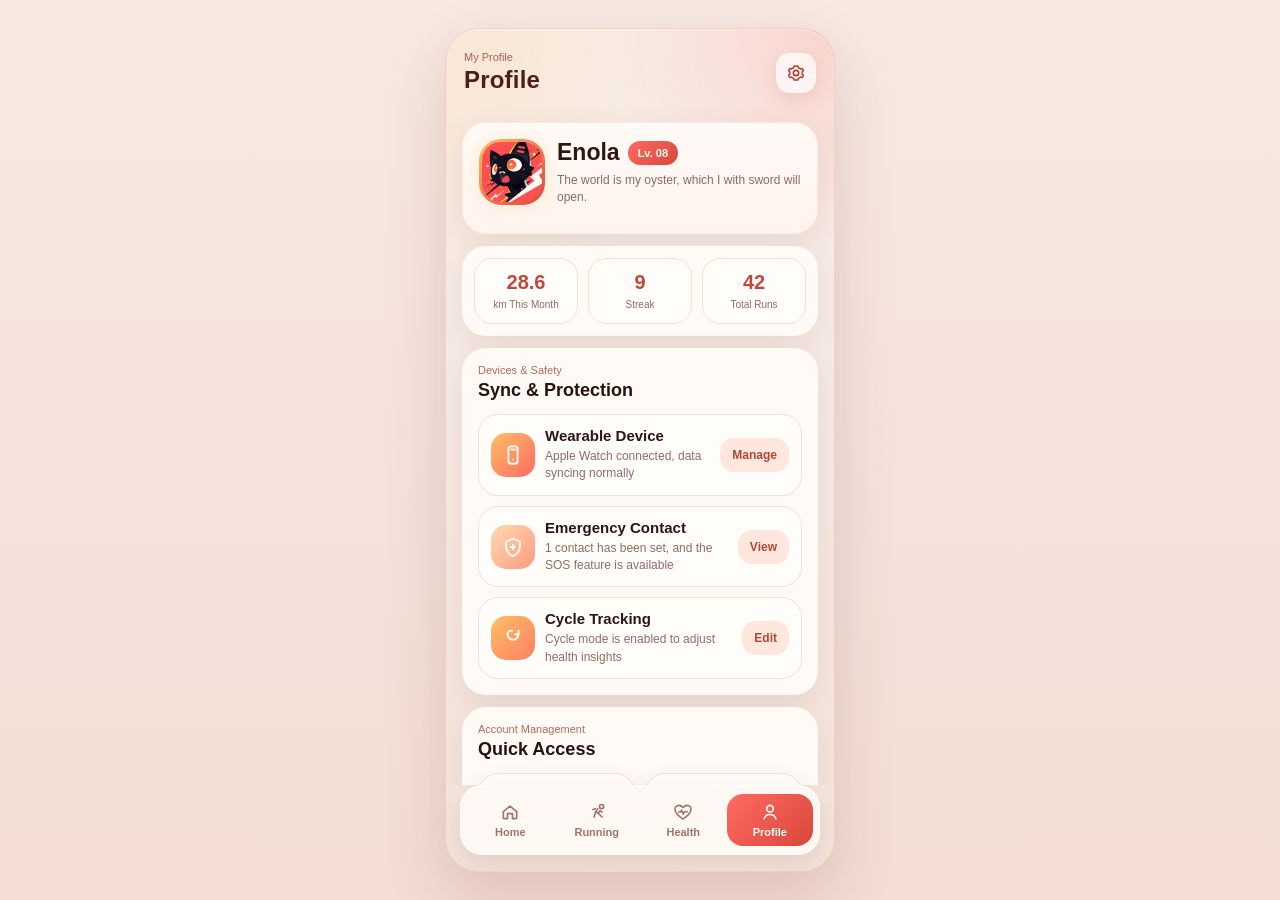
<file: profile.html>
<!DOCTYPE html>
<html lang="zh-CN">
<head>
    <meta charset="UTF-8">
    <meta name="viewport" content="width=device-width, initial-scale=1.0">
    <title>HerRun</title>
    <link rel="stylesheet" href="profile.css">
</head>
<body>
    <div class="app-shell">
        <div class="phone-frame">
            <header class="top-bar">
                <div class="header-main">
                    <p class="mini-label">My Profile</p>
                    <h1>Profile</h1>
                </div>
                <button class="icon-btn" type="button" aria-label="Settings">
                    <svg viewBox="0 0 24 24" fill="none" aria-hidden="true">
                        <path d="M12 8.8A3.2 3.2 0 1 0 12 15.2A3.2 3.2 0 1 0 12 8.8Z" stroke="currentColor" stroke-width="2"/>
                        <path d="M19.4 13.5C19.47 13.01 19.5 12.51 19.5 12C19.5 11.49 19.47 10.99 19.4 10.5L21 9.2L19.5 6.6L17.5 7.1C16.73 6.45 15.84 5.95 14.87 5.67L14.2 3.7H9.8L9.13 5.67C8.16 5.95 7.27 6.45 6.5 7.1L4.5 6.6L3 9.2L4.6 10.5C4.53 10.99 4.5 11.49 4.5 12C4.5 12.51 4.53 13.01 4.6 13.5L3 14.8L4.5 17.4L6.5 16.9C7.27 17.55 8.16 18.05 9.13 18.33L9.8 20.3H14.2L14.87 18.33C15.84 18.05 16.73 17.55 17.5 16.9L19.5 17.4L21 14.8L19.4 13.5Z" stroke="currentColor" stroke-width="1.8" stroke-linejoin="round"/>
                    </svg>
                </button>
            </header>

            <main class="main-content">
                <section class="profile-hero">
                    <div class="profile-top">
                        <div class="profile-avatar-wrap">
                            <img src="avatar.jpg" alt="User Avatar" class="profile-avatar">
                        </div>

                        <div class="profile-main">
                            <div class="name-row">
                                <h2>Enola</h2>
                                <span class="level-badge">Lv. 08</span>
                            </div>

                            <p class="profile-bio">The world is my oyster, which I with sword will open.</p>
                        </div>
                    </div>
                </section>

                <section class="record-strip">
                    <article class="record-item">
                        <strong>28.6</strong>
                        <span>km This Month</span>
                    </article>
                    <article class="record-item">
                        <strong>9</strong>
                        <span>Streak</span>
                    </article>
                    <article class="record-item">
                        <strong>42</strong>
                        <span>Total Runs</span>
                    </article>
                </section>

                <section class="section-card device-card">
                    <div class="card-header">
                        <div>
                            <p class="section-label">Devices & Safety</p>
                            <h3>Sync & Protection</h3>
                        </div>
                    </div>

                    <div class="device-list">
                        <article class="device-item">
                            <div class="device-left">
                                <div class="device-icon">
                                    <svg viewBox="0 0 24 24" fill="none" aria-hidden="true">
                                        <rect x="7" y="2.5" width="10" height="19" rx="3" stroke="currentColor" stroke-width="2"/>
                                        <path d="M10 6H14" stroke="currentColor" stroke-width="2" stroke-linecap="round"/>
                                        <circle cx="12" cy="17" r="1" fill="currentColor"/>
                                    </svg>
                                </div>
                                <div class="device-info">
                                    <h4>Wearable Device</h4>
                                    <p>Apple Watch connected, data syncing normally</p>
                                </div>
                            </div>
                            <button class="ghost-btn" type="button">Manage</button>
                        </article>

                        <article class="device-item">
                            <div class="device-left">
                                <div class="device-icon soft-icon">
                                    <svg viewBox="0 0 24 24" fill="none" aria-hidden="true">
                                        <path d="M12 3L19.5 6V11.5C19.5 16.3 16.4 20.7 12 22C7.6 20.7 4.5 16.3 4.5 11.5V6L12 3Z" stroke="currentColor" stroke-width="2" stroke-linejoin="round"/>
                                        <path d="M9.5 12H14.5" stroke="currentColor" stroke-width="2" stroke-linecap="round"/>
                                        <path d="M12 9.5V14.5" stroke="currentColor" stroke-width="2" stroke-linecap="round"/>
                                    </svg>
                                </div>
                                <div class="device-info">
                                    <h4>Emergency Contact</h4>
                                    <p>1 contact has been set, and the SOS feature is available</p>
                                </div>
                            </div>
                            <button class="ghost-btn" type="button">View</button>
                        </article>

                        <article class="device-item">
                            <div class="device-left">
                                <div class="device-icon warm-icon">
                                    <svg viewBox="0 0 24 24" fill="none" aria-hidden="true">
                                        <path d="M18 8A6 6 0 1 1 6 8C6 5.79 7.79 4 10 4H11" stroke="currentColor" stroke-width="2" stroke-linecap="round"/>
                                        <path d="M18 8V4" stroke="currentColor" stroke-width="2" stroke-linecap="round"/>
                                        <path d="M18 8H14" stroke="currentColor" stroke-width="2" stroke-linecap="round"/>
                                    </svg>
                                </div>
                                <div class="device-info">
                                    <h4>Cycle Tracking</h4>
                                    <p>Cycle mode is enabled to adjust health insights</p>
                                </div>
                            </div>
                            <button class="ghost-btn" type="button">Edit</button>
                        </article>
                    </div>
                </section>

                <section class="section-card manage-card">
                    <div class="card-header">
                        <div>
                            <p class="section-label">Account Management</p>
                            <h3>Quick Access</h3>
                        </div>
                    </div>

                    <div class="manage-list">
                        <button class="manage-item" type="button">
                            <span class="manage-icon">
                                <svg viewBox="0 0 24 24" fill="none" aria-hidden="true">
                                    <circle cx="12" cy="8" r="4" stroke="currentColor" stroke-width="2"/>
                                    <path d="M5 20C5.8 16.8 8.43 15 12 15C15.57 15 18.2 16.8 19 20" stroke="currentColor" stroke-width="2" stroke-linecap="round"/>
                                </svg>
                            </span>
                            <span class="manage-text">Edit Profile</span>
                        </button>

                        <button class="manage-item" type="button">
                            <span class="manage-icon">
                                <svg viewBox="0 0 24 24" fill="none" aria-hidden="true">
                                    <path d="M9 18V7.5L19 5V15.5" stroke="currentColor" stroke-width="2" stroke-linecap="round" stroke-linejoin="round"/>
                                    <circle cx="7" cy="18" r="3" stroke="currentColor" stroke-width="2"/>
                                    <circle cx="17" cy="15.5" r="3" stroke="currentColor" stroke-width="2"/>
                                </svg>
                            </span>
                            <span class="manage-text">Music Sync</span>
                        </button>

                        <button class="manage-item" type="button">
                            <span class="manage-icon">
                                <svg viewBox="0 0 24 24" fill="none" aria-hidden="true">
                                    <rect x="5" y="11" width="14" height="10" rx="2" stroke="currentColor" stroke-width="2"/>
                                    <path d="M8 11V8A4 4 0 0 1 16 8V11" stroke="currentColor" stroke-width="2" stroke-linecap="round"/>
                                </svg>
                            </span>
                            <span class="manage-text">Privacy Settings</span>
                        </button>

                        <button class="manage-item" type="button">
                            <span class="manage-icon">
                                <svg viewBox="0 0 24 24" fill="none" aria-hidden="true">
                                    <rect x="7" y="2.5" width="10" height="19" rx="3" stroke="currentColor" stroke-width="2"/>
                                    <path d="M10 6H14" stroke="currentColor" stroke-width="2" stroke-linecap="round"/>
                                    <circle cx="12" cy="17" r="1" fill="currentColor"/>
                                </svg>
                            </span>
                            <span class="manage-text">Device Management</span>
                        </button>
                    </div>
                </section>
            </main>

            <nav class="bottom-nav">
                <a href="index.html" class="nav-item">
                    <span class="nav-icon">
                        <svg viewBox="0 0 24 24" fill="none" aria-hidden="true">
                            <path d="M4 11.5L12 5L20 11.5V19C20 19.55 19.55 20 19 20H15V14H9V20H5C4.45 20 4 19.55 4 19V11.5Z" stroke="currentColor" stroke-width="2" stroke-linejoin="round"/>
                        </svg>
                    </span>
                    <span class="nav-text">Home</span>
                </a>

                <a href="running.html" class="nav-item">
                    <span class="nav-icon">
                        <svg viewBox="0 0 24 24" fill="none" aria-hidden="true">
                            <circle cx="17.5" cy="5.5" r="2.5" stroke="currentColor" stroke-width="2"/>
                            <path d="M13 8L10.5 11.5L13.5 13.5L15.5 10.5L18 12" stroke="currentColor" stroke-width="2" stroke-linecap="round" stroke-linejoin="round"/>
                            <path d="M10.5 11.5L8.5 18" stroke="currentColor" stroke-width="2" stroke-linecap="round"/>
                            <path d="M13.5 13.5L18 18" stroke="currentColor" stroke-width="2" stroke-linecap="round"/>
                            <path d="M7 9L10 8" stroke="currentColor" stroke-width="2" stroke-linecap="round"/>
                        </svg>
                    </span>
                    <span class="nav-text">Running</span>
                </a>

                <a href="activity.html" class="nav-item">
                    <span class="nav-icon">
                        <svg viewBox="0 0 24 24" fill="none" aria-hidden="true">
                            <path
                                d="M12 20.5C12 20.5 4 15.36 2.57 10.28C1.55 6.66 4.08 4 7.13 4C9.08 4 10.67 5 12 6.53C13.33 5 14.92 4 16.87 4C19.92 4 22.45 6.66 21.43 10.28C20 15.36 12 20.5 12 20.5Z"
                                stroke="currentColor"
                                stroke-width="1.9"
                                stroke-linecap="round"
                                stroke-linejoin="round"
                            />
                            <path
                                d="M6.8 12H9.1L10.4 9.8L12.2 14.4L13.7 11.7H17.2"
                                stroke="currentColor"
                                stroke-width="1.9"
                                stroke-linecap="round"
                                stroke-linejoin="round"
                            />
                        </svg>
                    </span>
                    <span class="nav-text">Health</span>
                </a>

                <a href="profile.html" class="nav-item active">
                    <span class="nav-icon">
                        <svg viewBox="0 0 24 24" fill="none" aria-hidden="true">
                            <circle cx="12" cy="8" r="4" stroke="currentColor" stroke-width="2"/>
                            <path d="M5 20C5.8 16.8 8.43 15 12 15C15.57 15 18.2 16.8 19 20" stroke="currentColor" stroke-width="2" stroke-linecap="round"/>
                        </svg>
                    </span>
                    <span class="nav-text">Profile</span>
                </a>
            </nav>
        </div>
    </div>
</body>
</html>
</file>
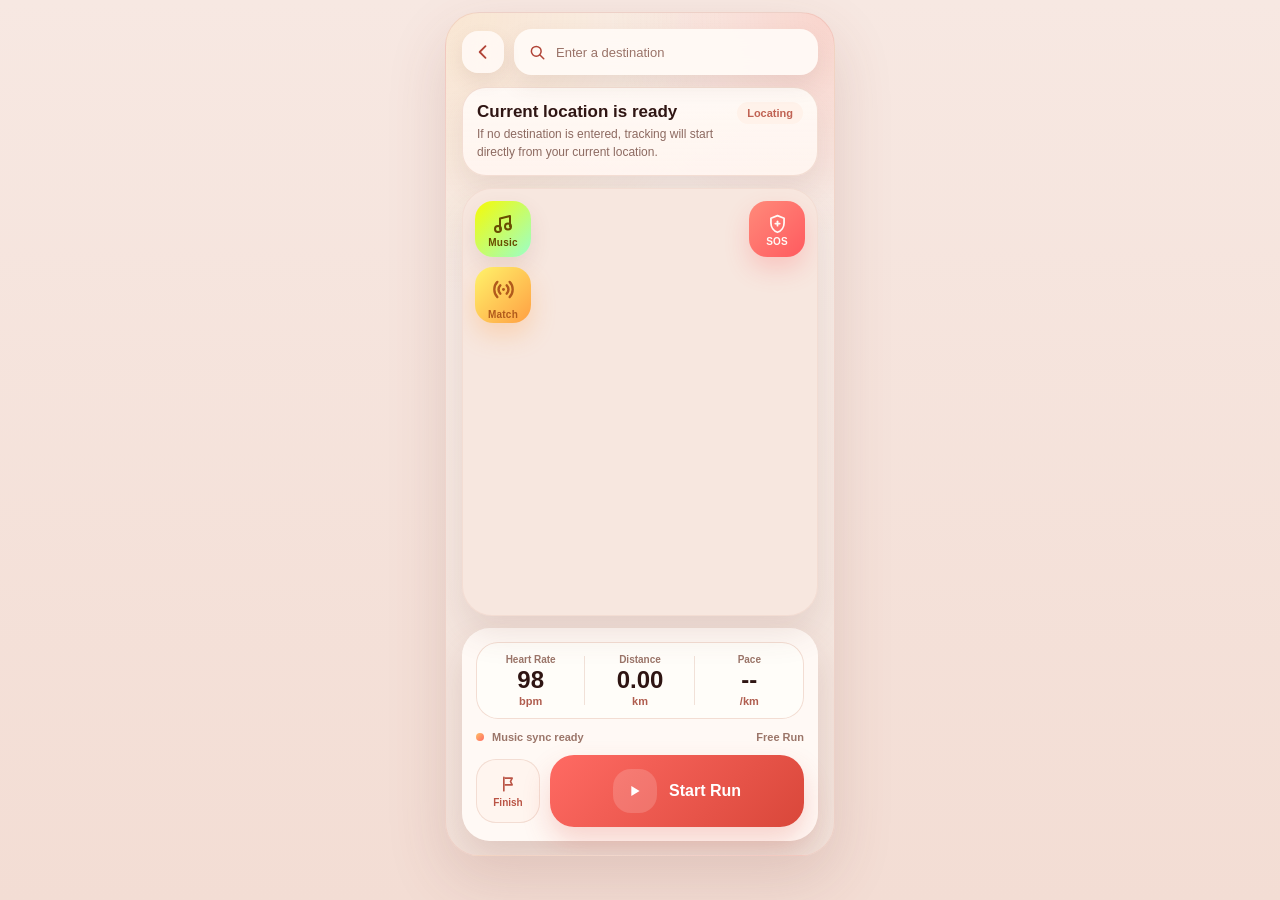
<file: running.html>
<!DOCTYPE html>
<html lang="en">
<head>
    <meta charset="UTF-8">
    <meta name="viewport" content="width=device-width, initial-scale=1.0">
    <title>HerRun</title>
    <link rel="stylesheet" href="running.css">
</head>
<body>
    <div class="app-shell">
        <div class="phone-frame">
            <div class="run-page">
                <header class="top-bar">
                    <a href="index.html" class="icon-btn back-link" aria-label="Back to home">
                        <svg viewBox="0 0 24 24" fill="none" aria-hidden="true">
                            <path d="M15 5L8 12L15 19" stroke="currentColor" stroke-width="2.2" stroke-linecap="round" stroke-linejoin="round"/>
                        </svg>
                    </a>

                    <div class="search-bar">
                        <span class="search-icon" aria-hidden="true">
                            <svg viewBox="0 0 24 24" fill="none">
                                <circle cx="11" cy="11" r="6.5" stroke="currentColor" stroke-width="2"/>
                                <path d="M16 16L21 21" stroke="currentColor" stroke-width="2" stroke-linecap="round"/>
                            </svg>
                        </span>
                        <input id="searchInput" type="text" placeholder="Enter a destination" autocomplete="off">
                    </div>
                </header>

                <section class="status-strip">
                    <span class="mode-pill" id="modePill">Free Run</span>

                    <div class="status-copy">
                        <strong id="routeTitle">Current location is ready</strong>
                        <p id="routeNote">If no destination is entered, tracking will start directly from your current location.</p>
                    </div>

                    <span class="route-badge" id="routeStatus">Locating</span>
                </section>

                <section class="map-card">
                    <div id="mapContainer" class="map-container"></div>

                    <div class="map-float-btns left-floats">
                        <button class="map-float-btn music-btn-vertical" id="musicBtn" aria-label="Music controls">
                            <span class="music-btn-icon" aria-hidden="true">
                                <svg viewBox="0 0 24 24" fill="none">
                                    <path d="M9 18V7.5L19 5V15.5" stroke="currentColor" stroke-width="2" stroke-linecap="round" stroke-linejoin="round"/>
                                    <circle cx="7" cy="18" r="3" stroke="currentColor" stroke-width="2"/>
                                    <circle cx="17" cy="15.5" r="3" stroke="currentColor" stroke-width="2"/>
                                </svg>
                            </span>
                            <span class="music-btn-text">Music</span>
                        </button>

                        <button class="map-float-btn touch-btn touch-btn-vertical" id="touchBtn" aria-label="Tap to match a running partner">
                            <span class="touch-btn-icon" aria-hidden="true">
                                <svg viewBox="0 0 24 24" fill="none" aria-hidden="true">
                                    <g stroke="currentColor" stroke-linecap="round" stroke-linejoin="round">
                                        <circle cx="12" cy="12" r="1" fill="currentColor" stroke="none"></circle>
                                        <path d="M9.2 9.8C10 9 11 8.6 12 8.6C13 8.6 14 9 14.8 9.8" stroke-width="1.7"></path>
                                        <path d="M9.2 14.2C10 15 11 15.4 12 15.4C13 15.4 14 15 14.8 14.2" stroke-width="1.7"></path>
                                        <path d="M6.8 7.8C8.2 6.4 10 5.7 12 5.7C14 5.7 15.8 6.4 17.2 7.8" stroke-width="1.6"></path>
                                        <path d="M6.8 16.2C8.2 17.6 10 18.3 12 18.3C14 18.3 15.8 17.6 17.2 16.2" stroke-width="1.6"></path>
                                    </g>
                                </svg>
                            </span>
                            <span class="touch-btn-text">Match</span>
                        </button>
                    </div>

                    <div class="map-float-btns right-floats">
                        <button class="map-float-btn sos-btn sos-btn-vertical" id="sosBtn" aria-label="Emergency SOS">
                            <span class="sos-btn-icon" aria-hidden="true">
                                <svg viewBox="0 0 24 24" fill="none">
                                    <path d="M12 3L19.5 6V11.5C19.5 16.3 16.4 20.7 12 22C7.6 20.7 4.5 16.3 4.5 11.5V6L12 3Z" stroke="currentColor" stroke-width="2" stroke-linejoin="round"/>
                                    <path d="M9.5 12H14.5" stroke="currentColor" stroke-width="2" stroke-linecap="round"/>
                                    <path d="M12 9.5V14.5" stroke="currentColor" stroke-width="2" stroke-linecap="round"/>
                                </svg>
                            </span>
                            <span class="sos-btn-text">SOS</span>
                        </button>
                    </div>

                    <div class="touch-overlay" id="touchOverlay" aria-hidden="true">
                        <div class="touch-panel">
                            <div class="touch-ripple-wrap">
                                <span class="touch-ripple ripple-1"></span>
                                <span class="touch-ripple ripple-2"></span>
                                <span class="touch-ripple ripple-3"></span>

                                <div class="touch-core">
                                    <svg viewBox="0 0 24 24" fill="none" aria-hidden="true">
                                        <circle cx="12" cy="12" r="2.2" fill="currentColor"/>
                                        <path d="M12 4.5C15.5 4.5 18.5 7.3 19.2 10.8" stroke="currentColor" stroke-width="2" stroke-linecap="round"/>
                                        <path d="M4.8 10.8C5.5 7.3 8.5 4.5 12 4.5" stroke="currentColor" stroke-width="2" stroke-linecap="round"/>
                                        <path d="M4.8 13.2C5.5 16.7 8.5 19.5 12 19.5" stroke="currentColor" stroke-width="2" stroke-linecap="round"/>
                                        <path d="M19.2 13.2C18.5 16.7 15.5 19.5 12 19.5" stroke="currentColor" stroke-width="2" stroke-linecap="round"/>
                                    </svg>
                                </div>
                            </div>

                            <div class="touch-copy">
                                <strong id="touchStatusTitle">Finding nearby runners...</strong>
                                <p id="touchStatusText">Tap-to-match prototype is searching for a companion.</p>
                            </div>
                        </div>
                    </div>

                    <div class="map-overlay-info">
                        <span id="routeMetaText">No route planned</span>
                    </div>
                </section>

                <section class="control-panel">
                    <div class="stats-row">
                        <article class="stat-item">
                            <span class="stat-label">Heart Rate</span>
                            <strong id="heartRateValue">98</strong>
                            <span class="stat-unit">bpm</span>
                        </article>

                        <article class="stat-item">
                            <span class="stat-label">Distance</span>
                            <strong id="distanceValue">0.00</strong>
                            <span class="stat-unit">km</span>
                        </article>

                        <article class="stat-item">
                            <span class="stat-label">Pace</span>
                            <strong id="paceValue">--</strong>
                            <span class="stat-unit">/km</span>
                        </article>
                    </div>

                    <div class="panel-meta">
                        <div class="meta-left">
                            <span class="meta-dot"></span>
                            <p id="musicStatusText">Music sync ready</p>
                        </div>

                        <div class="meta-right">
                            <p id="panelRouteText">Free Run</p>
                        </div>
                    </div>

                    <div class="controls-row controls-row-two">
                        <button class="side-control finish-control" id="finishBtn" aria-label="Finish run">
                            <span class="side-control-icon">
                                <svg viewBox="0 0 24 24" fill="none" aria-hidden="true">
                                    <path d="M7 4V20" stroke="currentColor" stroke-width="2" stroke-linecap="round"/>
                                    <path d="M8 5H17L15 9L17 13H8" stroke="currentColor" stroke-width="2" stroke-linejoin="round"/>
                                </svg>
                            </span>
                            <span class="side-control-text">Finish</span>
                        </button>

                        <button class="main-run-btn" id="runToggleBtn" aria-label="Start, pause, or resume run">
                            <span class="main-run-icon" id="runToggleIcon">
                                <svg viewBox="0 0 24 24" fill="currentColor" aria-hidden="true">
                                    <path d="M8 6.5V17.5L17 12L8 6.5Z"/>
                                </svg>
                            </span>

                            <span class="main-run-copy">
                                <strong id="runToggleLabel">Start Run</strong>
                                <small id="runToggleSub">Free Run / Route Run</small>
                            </span>
                        </button>
                    </div>
                </section>

                <div class="sos-overlay" id="sosOverlay" aria-hidden="true">
                    <div class="sos-dialog">
                        <div class="sos-dialog-icon" aria-hidden="true">
                            <svg viewBox="0 0 24 24" fill="none">
                                <path d="M12 3L19.5 6V11.5C19.5 16.3 16.4 20.7 12 22C7.6 20.7 4.5 16.3 4.5 11.5V6L12 3Z" stroke="currentColor" stroke-width="2" stroke-linejoin="round"/>
                                <path d="M9.5 12H14.5" stroke="currentColor" stroke-width="2" stroke-linecap="round"/>
                                <path d="M12 9.5V14.5" stroke="currentColor" stroke-width="2" stroke-linecap="round"/>
                            </svg>
                        </div>

                        <div class="sos-dialog-copy">
                            <strong>Emergency Alert</strong>
                            <p id="sosDialogText">Are you sure you want to send an emergency alert with your current location to your emergency contact?</p>
                        </div>

                        <div class="sos-dialog-actions" id="sosDialogActions">
                            <button class="sos-action-btn sos-cancel-btn" id="sosCancelBtn" type="button">No, cancel</button>
                            <button class="sos-action-btn sos-confirm-btn" id="sosConfirmBtn" type="button">Yes, send it</button>
                        </div>
                    </div>
                </div>

                <div class="music-panel" id="musicPanel" aria-hidden="true">
                    <div class="music-panel-backdrop" id="musicPanelBackdrop"></div>

                    <section class="music-panel-sheet">
                        <header class="music-panel-header">
                            <button class="icon-btn music-close-btn" id="closeMusicPanel" aria-label="Close music panel">
                                <svg viewBox="0 0 24 24" fill="none" aria-hidden="true">
                                    <path d="M15 5L8 12L15 19" stroke="currentColor" stroke-width="2.2" stroke-linecap="round" stroke-linejoin="round"/>
                                </svg>
                            </button>

                            <div class="music-title-wrap">
                                <h2>Run Music</h2>
                            </div>
                        </header>                 
                        
                        <div class="music-control-strip">
                            <div class="music-control-card sync-card">
                                <div class="music-control-copy">
                                    <span class="music-control-label">Heart Rate Sync</span>
                                    <p>Auto-switch playlists by current heart rate</p>
                                </div>

                                <label class="sync-switch" for="adaptiveToggle">
                                    <input type="checkbox" id="adaptiveToggle">
                                    <span class="sync-slider"></span>
                                </label>
                            </div>

                            <div class="music-control-card playback-card">
                                <div class="music-control-copy">
                                    <span class="music-control-label">Playback Mode</span>
                                </div>

                                <div class="playback-segmented" id="playbackSegmented">
                                    <button type="button" class="playback-chip" data-mode="single-loop">Single</button>
                                    <button type="button" class="playback-chip" data-mode="list-loop">List Loop</button>
                                    <button type="button" class="playback-chip" data-mode="cross-list">Cross-list</button>
                                </div>
                            </div>
                        </div>  
                        
                        <section class="category-tabs" id="categoryTabs">
                            <button class="category-tab active" data-category="recovery">Recovery</button>
                            <button class="category-tab" data-category="easy">Easy Flow</button>
                            <button class="category-tab" data-category="tempo">Tempo Push</button>
                            <button class="category-tab" data-category="sprint">Sprint Mode</button>
                            
                        </section>

                        <section class="track-section">
                            <div class="section-head">
                                <strong id="trackSectionTitle">Recovery Playlist</strong>
                                <span id="trackCountText">4 tracks</span>
                            </div>

                            <div class="track-list" id="trackList"></div>
                        </section>

                        <section class="bottom-player">
                            <button class="player-control secondary" id="prevBtn" aria-label="Previous">
                                <svg viewBox="0 0 24 24" fill="none" aria-hidden="true">
                                    <path d="M7 6V18" stroke="currentColor" stroke-width="2" stroke-linecap="round"/>
                                    <path d="M17 7L10 12L17 17V7Z" fill="currentColor"/>
                                </svg>
                            </button>

                            <button class="player-control primary" id="playPauseBtn" aria-label="Play or pause">
                                <span id="playPauseIcon">
                                    <svg viewBox="0 0 24 24" fill="currentColor" aria-hidden="true">
                                        <path d="M8 6.5V17.5L17 12L8 6.5Z"/>
                                    </svg>
                                </span>
                            </button>

                            <button class="player-control secondary" id="nextBtn" aria-label="Next">
                                <svg viewBox="0 0 24 24" fill="none" aria-hidden="true">
                                    <path d="M17 6V18" stroke="currentColor" stroke-width="2" stroke-linecap="round"/>
                                    <path d="M7 7L14 12L7 17V7Z" fill="currentColor"/>
                                </svg>
                            </button>
                        </section>
                    </section>
                </div>

                <audio id="runMusicPlayer" preload="metadata"></audio>
            </div>
        </div>
    </div>

    <script>
        window._AMapSecurityConfig = {
            securityJsCode: "8ed5910bed83539406f0db94fc045e58"
        };
    </script>
    <script src="https://webapi.amap.com/maps?v=2.0&key=e19e79deaa0a8dabe01fda2b92b2d59e"></script>
    <script src="running.js"></script>
</body>
</html>
</file>
<file: index.css>
* {
    margin: 0;
    padding: 0;
    box-sizing: border-box;
}

:root {
    --bg-main: #f7e8e2;
    --bg-soft: #fffaf6;
    --bg-soft-2: #fff4ee;
    --primary-red: #ff6a63;
    --primary-red-deep: #d9473a;
    --accent-gold: #ffbf66;
    --accent-gold-soft: #ffe2b8;
    --pink-soft: #ffd7df;
    --pink-deep: #f18ba2;
    --lavender-soft: #f1e6ff;
    --text-dark: #3a1b1a;
    --text-title: #4a1f1d;
    --text-soft: #9f7468;
    --text-muted: #a66355;
    --line-soft: #f3ddd3;
    --white: #fffdf9;
}

html,
body {
    width: 100%;
    height: 100%;
    overflow: hidden;
}

body {
    font-family: "Segoe UI", "PingFang SC", "Microsoft YaHei", sans-serif;
    background: linear-gradient(180deg, var(--bg-main) 0%, #f3ddd4 100%);
    color: var(--text-dark);
}

.app-shell {
    width: 100%;
    height: 100dvh;
    display: flex;
    justify-content: center;
    align-items: center;
    padding: 12px;
    overflow: hidden;
}

.phone-frame {
    width: min(100%, 390px);
    height: min(96dvh, 844px);
    background:
        radial-gradient(circle at top right, rgba(255, 110, 90, 0.20), transparent 24%),
        radial-gradient(circle at top left, rgba(255, 193, 107, 0.18), transparent 30%),
        linear-gradient(180deg, #f8eee9 0%, #f3e3db 100%);
    border: 1px solid rgba(210, 120, 105, 0.18);
    border-radius: 34px;
    overflow: hidden;
    box-shadow:
        0 24px 60px rgba(122, 65, 57, 0.18),
        inset 0 1px 0 rgba(255, 255, 255, 0.35);
    position: relative;
    display: flex;
    flex-direction: column;
}

.phone-frame::-webkit-scrollbar {
    display: none;
}

.top-bar {
    display: flex;
    align-items: center;
    justify-content: space-between;
    padding: 18px 18px 10px;
    flex-shrink: 0;
}

.avatar-wrap {
    width: 48px;
    height: 48px;
    border-radius: 50%;
    padding: 3px;
    background: linear-gradient(135deg, var(--accent-gold), var(--primary-red-deep));
    box-shadow: 0 0 18px rgba(255, 191, 102, 0.28);
    flex-shrink: 0;
}

.avatar {
    width: 100%;
    height: 100%;
    border-radius: 50%;
    object-fit: cover;
    display: block;
    background: #f5e6d3;
}

.header-text {
    flex: 1;
    margin-left: 12px;
}

.mini-label {
    font-size: 11px;
    color: var(--text-muted);
    margin-bottom: 2px;
}

.header-text h1 {
    font-size: 22px;
    font-weight: 800;
    letter-spacing: 0.5px;
    color: var(--text-title);
}

.notify-btn {
    width: 40px;
    height: 40px;
    border: none;
    border-radius: 14px;
    background: rgba(255, 255, 255, 0.75);
    color: #b43f32;
    box-shadow: 0 6px 16px rgba(180, 63, 50, 0.12);
    font-size: 18px;
    cursor: pointer;
    backdrop-filter: blur(4px);
    flex-shrink: 0;
}

.main-content {
    flex: 1;
    min-height: 0;
    padding: 8px 16px 16px;
    overflow-y: auto;
    overflow-x: hidden;
    display: flex;
    flex-direction: column;
    gap: 12px;
    scrollbar-width: none;
}

.main-content::-webkit-scrollbar {
    display: none;
}

.story-card {
    background: var(--bg-soft);
    color: #311716;
    border-radius: 24px;
    padding: 16px;
    box-shadow: 0 10px 30px rgba(122, 65, 57, 0.10);
    position: relative;
    overflow: hidden;
}

.hero-story-card {
    background: linear-gradient(160deg, rgba(255, 106, 99, 0.96) 0%, rgba(217, 71, 58, 0.95) 72%);
    color: #fff9f5;
    border: 1px solid rgba(255, 255, 255, 0.28);
    box-shadow: 0 16px 34px rgba(216, 74, 61, 0.24);
}

.float-bubble {
    position: absolute;
    display: flex;
    align-items: center;
    justify-content: center;
    border-radius: 50%;
    background: rgba(255, 255, 255, 0.16);
    backdrop-filter: blur(6px);
}

.bubble-1 {
    width: 42px;
    height: 42px;
    top: 14px;
    right: 16px;
    font-size: 18px;
}

.bubble-2 {
    width: 28px;
    height: 28px;
    top: 56px;
    right: 58px;
    font-size: 13px;
}

.story-top {
    display: flex;
    gap: 10px;
    align-items: flex-start;
}

.story-kicker,
.eyebrow,
.smart-kicker,
.star-kicker {
    font-size: 11px;
    font-weight: 700;
    letter-spacing: 0.3px;
    color: var(--accent-gold-soft);
    margin-bottom: 6px;
}

.hero-story-card h2 {
    font-size: 24px;
    line-height: 1.22;
    margin-bottom: 8px;
}

.story-desc {
    font-size: 13px;
    line-height: 1.55;
    color: #fff0e9;
}

.pet-wrap {
    min-width: 78px;
    text-align: center;
    background: rgba(255, 255, 255, 0.14);
    border: 1px solid rgba(255, 255, 255, 0.18);
    border-radius: 20px;
    padding: 10px 8px;
}

.pet-face {
    font-size: 14px;
    line-height: 1.4;
    margin-bottom: 4px;
}

.pet-wrap p {
    font-size: 10px;
    color: #fff3ed;
}

.mission-card {
    background: rgba(255, 250, 246, 0.18);
    border: 1px solid rgba(255, 255, 255, 0.24);
    border-radius: 22px;
    padding: 14px;
    display: flex;
    gap: 10px;
    align-items: flex-end;
    justify-content: space-between;
}

.mission-main {
    flex: 1;
}

.mission-tag,
.card-tag,
.benefit-badge {
    display: inline-flex;
    align-items: center;
    justify-content: center;
    padding: 5px 10px;
    border-radius: 999px;
    font-size: 11px;
    font-weight: 700;
}

.mission-tag {
    background: rgba(255, 234, 211, 0.18);
    color: #fff3e4;
    border: 1px solid rgba(255, 255, 255, 0.18);
    margin-bottom: 8px;
}

.mission-main h3 {
    font-size: 18px;
    line-height: 1.35;
    margin-bottom: 6px;
}

.mission-main p {
    font-size: 12px;
    line-height: 1.45;
    color: #fff1eb;
}

.primary-pill,
.soft-action,
.card-tag,
.mini-cta,
.mini-ghost {
    border: none;
    border-radius: 14px;
    font-weight: 700;
    cursor: pointer;
}

.primary-pill {
    background: linear-gradient(135deg, #fff4ee 0%, #ffe0d5 100%);
    color: #b14437;
    padding: 11px 14px;
    white-space: nowrap;
    box-shadow: 0 8px 18px rgba(104, 36, 25, 0.14);
}

.why-row {
    margin-top: 12px;
    display: grid;
    grid-template-columns: 1fr;
    gap: 8px;
}

.why-chip {
    background: rgba(255, 255, 255, 0.14);
    border: 1px solid rgba(255, 255, 255, 0.20);
    border-radius: 18px;
    padding: 11px 12px;
    display: flex;
    align-items: flex-start;
    gap: 10px;
}

.why-chip span {
    width: 32px;
    height: 32px;
    border-radius: 12px;
    display: flex;
    align-items: center;
    justify-content: center;
    background: rgba(255, 255, 255, 0.16);
    flex-shrink: 0;
}

.why-chip strong {
    display: block;
    font-size: 13px;
    margin-bottom: 2px;
    color: #fffaf6;
}

.why-chip p {
    font-size: 11px;
    line-height: 1.45;
    color: #ffece4;
}

.compact-header {
    display: flex;
    align-items: flex-start;
    justify-content: space-between;
    gap: 10px;
    margin-bottom: 12px;
}

.compact-header h3 {
    font-size: 18px;
    line-height: 1.3;
    color: #2d1413;
}

.soft-action {
    background: #fff0e8;
    color: #b64d3e;
    padding: 9px 12px;
    font-size: 12px;
    flex-shrink: 0;
}

.plan-card {
    background: linear-gradient(180deg, #fffaf7 0%, #fff5f1 100%);
}

.plan-progress {
    background: #fff3ec;
    border: 1px solid #f4ddd3;
    border-radius: 18px;
    padding: 12px;
    margin-bottom: 12px;
}

.progress-head {
    display: flex;
    justify-content: space-between;
    align-items: center;
    font-size: 12px;
    color: #996b5d;
    margin-bottom: 8px;
}

.progress-head strong {
    color: #42211f;
    font-size: 13px;
}

.progress-bar {
    height: 10px;
    border-radius: 999px;
    background: #f6dfd6;
    overflow: hidden;
}

.progress-bar span {
    display: block;
    width: 34%;
    height: 100%;
    border-radius: inherit;
    background: linear-gradient(135deg, var(--primary-red) 0%, var(--pink-deep) 100%);
}

.plan-list {
    display: flex;
    flex-direction: column;
    gap: 10px;
}

.plan-step {
    display: flex;
    align-items: center;
    justify-content: space-between;
    gap: 12px;
    background: var(--white);
    border: 1px solid #f3e1d7;
    border-radius: 20px;
    padding: 13px;
}

.active-plan-step {
    background: linear-gradient(180deg, #fff7f3 0%, #fff0f3 100%);
    border-color: #f6d3dd;
}

.plan-step-left {
    display: flex;
    align-items: flex-start;
    gap: 12px;
    flex: 1;
}

.plan-icon,
.rule-icon {
    width: 42px;
    height: 42px;
    border-radius: 15px;
    background: linear-gradient(135deg, var(--accent-gold) 0%, var(--pink-deep) 100%);
    display: flex;
    align-items: center;
    justify-content: center;
    font-size: 18px;
    flex-shrink: 0;
    box-shadow: 0 8px 20px rgba(241, 139, 162, 0.18);
}

.plan-step h4,
.star-rule h4,
.benefit-header h4,
.star-hero h4 {
    font-size: 14px;
    color: #301715;
    margin-bottom: 4px;
}

.plan-step p,
.star-rule p,
.star-hero p {
    font-size: 12px;
    line-height: 1.48;
    color: #8e6a60;
}

.mini-cta,
.mini-ghost {
    padding: 9px 11px;
    font-size: 11px;
    white-space: nowrap;
    flex-shrink: 0;
}

.mini-cta {
    background: linear-gradient(135deg, var(--primary-red) 0%, var(--pink-deep) 100%);
    color: #fffdf9;
    box-shadow: 0 8px 18px rgba(217, 71, 58, 0.16);
}

.mini-ghost {
    background: #fff0e8;
    color: #c05a4b;
}

.smart-switch-card {
    margin-top: 12px;
    background: linear-gradient(135deg, #5e2f5d 0%, #8b4d7f 100%);
    color: #fff8fb;
    border-radius: 22px;
    padding: 14px;
    display: flex;
    gap: 12px;
    justify-content: space-between;
    align-items: center;
}

.smart-copy h4 {
    font-size: 17px;
    margin-bottom: 5px;
}

.smart-copy p {
    font-size: 12px;
    line-height: 1.5;
    color: #f4dce9;
}

.switch-badge {
    min-width: 56px;
    height: 56px;
    padding: 0 12px;
    border-radius: 18px;
    display: flex;
    align-items: center;
    justify-content: center;
    background: rgba(255, 255, 255, 0.16);
    border: 1px solid rgba(255, 255, 255, 0.14);
    font-size: 18px;
    font-weight: 800;
    flex-shrink: 0;
}

.smart-switch-card,
.smart-switch-card:link,
.smart-switch-card:visited {
    text-decoration: none;
}

.cycle-log-card {
    background:
        radial-gradient(circle at top right, rgba(255, 214, 224, 0.22), transparent 34%),
        linear-gradient(135deg, #5e2f5d 0%, #8b4d7f 100%);
    cursor: pointer;
    transition: transform 0.22s ease, box-shadow 0.22s ease;
}

.cycle-log-card:hover {
    transform: translateY(-2px);
    box-shadow: 0 14px 28px rgba(94, 47, 93, 0.22);
}

.cycle-log-card:active {
    transform: scale(0.98);
}

.cycle-log-badge {
    min-width: 58px;
    height: 58px;
    font-size: 15px;
    background: linear-gradient(135deg, #fff3f7 0%, #ffdbe8 100%);
    color: #8b3c6d;
    border: none;
    box-shadow: 0 8px 18px rgba(255, 210, 225, 0.18);
}

.star-card {
    background: linear-gradient(180deg, #fffaf7 0%, #fff3f8 100%);
}

.star-hero {
    display: flex;
    gap: 12px;
    justify-content: space-between;
    align-items: center;
    background: linear-gradient(135deg, #fff8f2 0%, #fff0f5 100%);
    border: 1px solid #f4dbe5;
    border-radius: 22px;
    padding: 14px;
}

.star-hero-left {
    flex: 1;
}

.star-big {
    width: 64px;
    height: 64px;
    border-radius: 22px;
    display: flex;
    align-items: center;
    justify-content: center;
    background: linear-gradient(135deg, #ffe4b6 0%, #ffc4d7 100%);
    font-size: 28px;
    box-shadow: 0 10px 22px rgba(241, 139, 162, 0.18);
    flex-shrink: 0;
}

.week-stars {
    margin-top: 12px;
    display: grid;
    grid-template-columns: repeat(7, 1fr);
    gap: 8px;
}

.day-star {
    background: #fffdf9;
    border: 1px solid #f0e3db;
    border-radius: 18px;
    padding: 10px 6px;
    display: flex;
    flex-direction: column;
    align-items: center;
    gap: 6px;
}

.day-star.done {
    background: linear-gradient(180deg, #fff8f4 0%, #fff1f5 100%);
    border-color: #f3d7e1;
}

.day-star.active {
    background: linear-gradient(180deg, #fff4ef 0%, #ffeef1 100%);
    border-color: #f4c7d1;
    box-shadow: 0 8px 18px rgba(241, 139, 162, 0.14);
}

.day-label {
    font-size: 11px;
    font-weight: 700;
    color: #9d7368;
}

.day-icon {
    font-size: 18px;
    color: #d8647c;
    line-height: 1;
}

.star-rule-grid {
    margin-top: 12px;
    display: grid;
    grid-template-columns: 1fr 1fr;
    gap: 10px;
}

.star-rule {
    background: #fffdf9;
    border: 1px solid #f1e3dc;
    border-radius: 20px;
    padding: 12px;
}

.star-benefits {
    margin-top: 12px;
    background: #fffdf9;
    border: 1px solid #f1e3dc;
    border-radius: 22px;
    padding: 12px;
}

.benefit-header {
    display: flex;
    justify-content: space-between;
    align-items: flex-start;
    gap: 10px;
    margin-bottom: 10px;
}

.benefit-header span {
    font-size: 11px;
    font-weight: 700;
    color: #b05d4f;
    background: #fff0ea;
    padding: 5px 9px;
    border-radius: 999px;
    white-space: nowrap;
}

.benefit-item {
    display: flex;
    align-items: center;
    justify-content: space-between;
    gap: 10px;
    background: #fff8f5;
    border: 1px solid #f3e1d7;
    border-radius: 18px;
    padding: 11px;
    margin-top: 8px;
}

.benefit-item.unlocked {
    background: linear-gradient(180deg, #fff8f4 0%, #fff1f6 100%);
    border-color: #f2d4df;
}

.benefit-left {
    display: flex;
    gap: 10px;
    align-items: flex-start;
    flex: 1;
}

.benefit-icon {
    width: 38px;
    height: 38px;
    border-radius: 14px;
    display: flex;
    align-items: center;
    justify-content: center;
    background: linear-gradient(135deg, #ffe2b8 0%, #f0d8ff 100%);
    font-size: 18px;
    flex-shrink: 0;
}

.benefit-item h5 {
    font-size: 13px;
    color: #301715;
    margin-bottom: 4px;
}

.benefit-item p {
    font-size: 11px;
    line-height: 1.45;
    color: #8e6a60;
}

.benefit-badge {
    background: #ffe8ef;
    color: #d45c7d;
    white-space: nowrap;
}

.benefit-badge.lock {
    background: #fff1ea;
    color: #c56b59;
}

.bottom-nav {
    margin: 0 14px 16px;
    background: rgba(255, 250, 246, 0.92);
    backdrop-filter: blur(12px);
    border-radius: 22px;
    padding: 8px 6px;
    display: grid;
    grid-template-columns: repeat(4, 1fr);
    box-shadow: 0 10px 24px rgba(120, 58, 50, 0.12);
    flex-shrink: 0;
}

.story-card {
    flex-shrink: 0;
}

.main-content > section {
    flex: 0 0 auto;
}

.main-content {
    padding-bottom: 20px;
}

.nav-item {
    text-decoration: none;
    color: var(--text-soft);
    display: flex;
    flex-direction: column;
    align-items: center;
    justify-content: center;
    gap: 4px;
    padding: 8px 4px;
    border-radius: 16px;
    transition: 0.25s ease;
}

.nav-item.active {
    background: linear-gradient(135deg, var(--primary-red) 0%, var(--primary-red-deep) 100%);
    color: #fffdf8;
}

.nav-icon {
    width: 20px;
    height: 20px;
    display: flex;
    align-items: center;
    justify-content: center;
}

.nav-icon svg {
    width: 20px;
    height: 20px;
    display: block;
}

.nav-text {
    font-size: 11px;
    font-weight: 700;
}

.primary-pill,
.primary-pill:link,
.primary-pill:visited {
    text-decoration: none;
    display: inline-flex;
    align-items: center;
    justify-content: center;
}

.cycle-top-bar {
    align-items: center;
}

.cycle-back-btn {
    width: 40px;
    height: 40px;
    border-radius: 14px;
    background: rgba(255, 255, 255, 0.75);
    color: #b43f32;
    display: flex;
    align-items: center;
    justify-content: center;
    text-decoration: none;
    box-shadow: 0 6px 16px rgba(180, 63, 50, 0.12);
    flex-shrink: 0;
}

.cycle-back-btn svg {
    width: 22px;
    height: 22px;
}

.cycle-header-text {
    margin-left: 12px;
}

.cycle-content {
    gap: 12px;
    padding-bottom: 20px;
}

.cycle-calendar-hero {
    background:
        radial-gradient(circle at top right, rgba(255, 220, 232, 0.42), transparent 32%),
        linear-gradient(155deg, #8b4d7f 0%, #5e2f5d 100%);
    color: #fff8fb;
    display: flex;
    align-items: center;
    justify-content: space-between;
    gap: 14px;
    border: 1px solid rgba(255, 255, 255, 0.24);
}

.cycle-hero-copy {
    flex: 1;
}

.cycle-kicker {
    font-size: 11px;
    font-weight: 800;
    letter-spacing: 0.3px;
    color: #ffe2ee;
    margin-bottom: 6px;
}

.cycle-soft-kicker {
    color: #e79ab8;
}

.cycle-calendar-hero h2 {
    font-size: 22px;
    line-height: 1.22;
    margin-bottom: 8px;
}

.cycle-calendar-hero p {
    font-size: 12px;
    line-height: 1.5;
    color: #f8e3ec;
}

.cycle-hero-status {
    width: 72px;
    height: 72px;
    border-radius: 24px;
    background: rgba(255, 255, 255, 0.16);
    border: 1px solid rgba(255, 255, 255, 0.16);
    display: flex;
    flex-direction: column;
    align-items: center;
    justify-content: center;
    gap: 3px;
    flex-shrink: 0;
}

.cycle-hero-status span {
    font-size: 12px;
    color: #ffe5ef;
    font-weight: 700;
}

.cycle-hero-status strong {
    font-size: 14px;
    color: #fffdf9;
}

.cycle-calendar-card {
    background: linear-gradient(180deg, #fffaf7 0%, #fff3f8 100%);
}

.cycle-calendar-top {
    display: flex;
    align-items: center;
    justify-content: space-between;
    gap: 12px;
    margin-bottom: 14px;
}

.cycle-calendar-arrow {
    width: 36px;
    height: 36px;
    border: none;
    border-radius: 13px;
    background: #fff0e8;
    color: #b64d3e;
    display: flex;
    align-items: center;
    justify-content: center;
    cursor: pointer;
}

.cycle-calendar-arrow svg {
    width: 20px;
    height: 20px;
}

.cycle-calendar-month {
    text-align: center;
}

.cycle-calendar-month h3 {
    font-size: 18px;
    color: #301715;
    margin-bottom: 3px;
}

.cycle-calendar-month p {
    font-size: 11px;
    color: #9f7468;
}

.cycle-week-row {
    display: grid;
    grid-template-columns: repeat(7, 1fr);
    gap: 6px;
    margin-bottom: 8px;
}

.cycle-week-row span {
    font-size: 10px;
    font-weight: 800;
    text-align: center;
    color: #a77970;
}

.cycle-calendar-grid {
    display: grid;
    grid-template-columns: repeat(7, 1fr);
    gap: 6px;
}

.cycle-day {
    min-height: 42px;
    border: 1px solid #f0e1dc;
    border-radius: 14px;
    background: #fffdf9;
    color: #6d4f49;
    font-size: 12px;
    font-weight: 800;
    cursor: pointer;
    position: relative;
    display: flex;
    flex-direction: column;
    align-items: center;
    justify-content: center;
    gap: 2px;
}

.cycle-day small {
    font-size: 8px;
    font-weight: 900;
    line-height: 1.2;
}

.cycle-muted-day {
    color: #c9aaa1;
    background: #fff8f4;
}

.cycle-period-day {
    background: linear-gradient(180deg, #fff0f5 0%, #ffdce8 100%);
    border-color: #efaec7;
    color: #923f6a;
}

.cycle-period-day::after {
    content: "";
    width: 5px;
    height: 5px;
    border-radius: 50%;
    background: #e56f98;
    position: absolute;
    bottom: 5px;
}

.cycle-predicted-day,
.cycle-predicted-period-day {
    background:
        radial-gradient(circle at top right, rgba(185, 95, 131, 0.12), transparent 40%),
        #fff5fb;
    border-style: dashed;
    border-width: 1.5px;
    border-color: #d66f9a;
    color: #a94774;
}

.cycle-predicted-day small,
.cycle-predicted-period-day small {
    margin-top: 1px;
    padding: 1px 4px;
    border-radius: 999px;
    background: #f7d7e5;
    color: #a94774;
    font-size: 7px;
    line-height: 1.2;
    font-weight: 900;
}

.cycle-fertile-day {
    background: linear-gradient(180deg, #fff8ec 0%, #ffe8bd 100%);
    border-color: #f4c978;
    color: #a46b19;
}

.cycle-today-day {
    border-color: #d9473a;
    background: #fffdf9;
}

.cycle-today-day small {
    color: #b94437;
}

.cycle-selected-day {
    box-shadow: 0 0 0 2px rgba(217, 71, 58, 0.22);
}

.cycle-calendar-legend {
    display: flex;
    justify-content: space-between;
    gap: 6px;
    margin-top: 12px;
    padding: 10px 10px;
    border-radius: 16px;
    background: #fffdf9;
    border: 1px solid #f2e1dc;
}

.cycle-calendar-legend div {
    display: flex;
    align-items: center;
    gap: 5px;
    min-width: 0;
}

.cycle-calendar-legend p {
    font-size: 9px;
    font-weight: 800;
    color: #9a7168;
    white-space: nowrap;
}

.cycle-legend-dot {
    width: 9px;
    height: 9px;
    border-radius: 50%;
    display: block;
    flex-shrink: 0;
}

.cycle-period-dot {
    background: #e56f98;
}

.cycle-predicted-dot {
    background: #d66f9a;
    box-shadow: 0 0 0 3px rgba(214, 111, 154, 0.16);
}

.cycle-fertile-dot {
    background: #f0b94f;
}

.cycle-today-log-card {
    background: linear-gradient(180deg, #fffaf7 0%, #fff4f7 100%);
}

.cycle-today-log-header {
    display: flex;
    justify-content: space-between;
    align-items: flex-start;
    gap: 12px;
    margin-bottom: 12px;
}

.cycle-today-log-header h3 {
    font-size: 18px;
    color: #301715;
}

.cycle-today-log-pill {
    padding: 7px 10px;
    border-radius: 999px;
    background: #ffe8ef;
    color: #c9557d;
    font-size: 11px;
    font-weight: 800;
    white-space: nowrap;
}

.cycle-log-options {
    display: grid;
    grid-template-columns: repeat(3, 1fr);
    gap: 10px;
    margin-bottom: 14px;
}

.cycle-log-option {
    border: 1px solid #f2dce5;
    background: #fffdf9;
    border-radius: 18px;
    padding: 12px 8px;
    min-height: 78px;
    display: flex;
    flex-direction: column;
    align-items: center;
    justify-content: center;
    gap: 8px;
    color: #6f4a47;
    cursor: pointer;
}

.cycle-log-option span {
    font-size: 21px;
}

.cycle-log-option strong {
    font-size: 11px;
    line-height: 1.25;
    text-align: center;
}

.active-cycle-log-option {
    background: linear-gradient(180deg, #fff2f7 0%, #ffe6ef 100%);
    border-color: #efaec7;
    color: #8b3c6d;
    box-shadow: 0 8px 18px rgba(241, 139, 162, 0.14);
}

.cycle-quick-log-section p {
    font-size: 12px;
    font-weight: 800;
    color: #8e6a60;
    margin-bottom: 9px;
}

.cycle-symptom-grid {
    display: flex;
    flex-wrap: wrap;
    gap: 9px;
}

.cycle-symptom-chip {
    border: 1px solid #f0ded8;
    background: #fffdf9;
    color: #8e6a60;
    border-radius: 999px;
    padding: 10px 12px;
    font-size: 12px;
    font-weight: 800;
    cursor: pointer;
}

.active-cycle-symptom-chip {
    background: linear-gradient(135deg, #ffedf4 0%, #ffe1ec 100%);
    border-color: #eaa9c0;
    color: #9b416f;
}

.cycle-save-btn {
    margin-top: 14px;
    width: 100%;
    min-height: 46px;
    border: none;
    border-radius: 16px;
    background: linear-gradient(135deg, var(--primary-red) 0%, var(--pink-deep) 100%);
    color: #fffdf9;
    text-decoration: none;
    font-size: 13px;
    font-weight: 800;
    display: flex;
    align-items: center;
    justify-content: center;
    box-shadow: 0 10px 22px rgba(217, 71, 58, 0.16);
    cursor: pointer;
}

.cycle-summary-card {
    background: linear-gradient(180deg, #fffaf7 0%, #fff3f8 100%);
}

.cycle-summary-grid {
    display: grid;
    grid-template-columns: repeat(2, 1fr);
    gap: 10px;
}

.cycle-summary-item {
    background: #fffdf9;
    border: 1px solid #f1e3dc;
    border-radius: 18px;
    padding: 13px;
}

.cycle-summary-item span {
    display: block;
    font-size: 11px;
    color: #9f7468;
    margin-bottom: 5px;
    font-weight: 700;
}

.cycle-summary-item strong {
    font-size: 16px;
    color: #301715;
}

.cycle-reminder-card,
.cycle-run-card {
    background:
        radial-gradient(circle at top left, rgba(255, 191, 102, 0.18), transparent 30%),
        linear-gradient(180deg, #fffaf7 0%, #fff1f6 100%);
    border: 1px solid #f3dce5;
}

.cycle-reminder-icon,
.cycle-run-icon {
    width: 52px;
    height: 52px;
    border-radius: 18px;
    background: linear-gradient(135deg, #ffe2b8 0%, #ffd7df 100%);
    display: flex;
    align-items: center;
    justify-content: center;
    font-size: 24px;
    margin-bottom: 12px;
}

.cycle-reminder-copy h3,
.cycle-run-copy h3 {
    font-size: 17px;
    color: #301715;
    margin-bottom: 6px;
}

.cycle-reminder-copy p,
.cycle-run-copy p {
    font-size: 12px;
    line-height: 1.52;
    color: #8e6a60;
}

.cycle-run-btn {
    margin-top: 14px;
    width: 100%;
    min-height: 44px;
    border-radius: 16px;
    background: #fff0e8;
    color: #b64d3e;
    text-decoration: none;
    font-size: 13px;
    font-weight: 800;
    display: flex;
    align-items: center;
    justify-content: center;
}

.cycle-day-record {
    min-height: 10px;
    margin-top: 1px;
    padding: 1px 4px;
    border-radius: 999px;
    font-size: 7px;
    line-height: 1.2;
    font-weight: 900;
}

.cycle-record-period {
    background: linear-gradient(180deg, #fff0f5 0%, #ffdce8 100%);
    border-color: #efaec7;
    color: #923f6a;
}

.cycle-record-period .cycle-day-record {
    background: #e56f98;
    color: #fffdf9;
}

.cycle-record-normal {
    background: linear-gradient(180deg, #f8fff8 0%, #ecf8ec 100%);
    border-color: #b8d9b8;
    color: #4f8a54;
}

.cycle-record-normal .cycle-day-record {
    background: #dff2df;
    color: #4f8a54;
}

.cycle-save-btn-saved {
    background: linear-gradient(135deg, #79b77c 0%, #5da463 100%);
}

.cycle-log-options-two {
    grid-template-columns: repeat(2, 1fr);
}

.cycle-day-mood-card {
    display: flex;
    align-items: center;
    gap: 12px;
    margin-bottom: 14px;
    padding: 12px;
    border-radius: 18px;
    background: #fffdf9;
    border: 1px solid #f1e3dc;
}

.cycle-day-mood-icon {
    width: 44px;
    height: 44px;
    border-radius: 16px;
    background: linear-gradient(135deg, #ffe2b8 0%, #ffd7df 100%);
    display: flex;
    align-items: center;
    justify-content: center;
    font-size: 22px;
    flex-shrink: 0;
}

.cycle-day-mood-copy {
    flex: 1;
}

.cycle-day-mood-copy span {
    display: block;
    font-size: 11px;
    font-weight: 800;
    color: #9f7468;
    margin-bottom: 4px;
}

.cycle-day-mood-copy strong {
    display: block;
    font-size: 15px;
    color: #301715;
    margin-bottom: 4px;
}

.cycle-day-mood-copy p {
    font-size: 12px;
    line-height: 1.45;
    color: #8e6a60;
}

.cycle-save-btn-disabled {
    background: #f2ded6;
    color: #b28a80;
    box-shadow: none;
    cursor: not-allowed;
}

.cycle-log-option:disabled,
.cycle-symptom-chip:disabled {
    cursor: default;
    opacity: 1;
}

.cycle-log-option:disabled {
    pointer-events: none;
}

.cycle-symptom-chip:disabled {
    pointer-events: none;
}

.cycle-hidden {
    display: none !important;
}

@media (max-height: 760px) {
    .cycle-calendar-hero h2 {
        font-size: 20px;
    }

    .cycle-day {
        min-height: 39px;
        border-radius: 13px;
    }

    .cycle-log-option {
        min-height: 72px;
    }

    .cycle-summary-item {
        padding: 11px;
    }
}

.cycle-section-header {
    display: flex;
    align-items: flex-start;
    justify-content: space-between;
    gap: 12px;
    margin-bottom: 12px;
}

.cycle-section-header h3 {
    font-size: 18px;
    line-height: 1.3;
    color: #301715;
}

.highlight-summary-item {
    background: linear-gradient(180deg, #fff2f7 0%, #ffe8f1 100%);
    border-color: #efb6ca;
}

.highlight-summary-item strong {
    color: #9b416f;
}

.cycle-summary-note {
    margin-top: 12px;
    padding: 10px 12px;
    border-radius: 16px;
    background: #fffdf9;
    border: 1px solid #f1e3dc;
    font-size: 11px;
    line-height: 1.5;
    color: #8e6a60;
}

.cycle-info-row {
    display: flex;
    align-items: flex-start;
    gap: 12px;
}

.cycle-info-row .cycle-reminder-icon,
.cycle-info-row .cycle-run-icon {
    margin-bottom: 0;
    flex-shrink: 0;
}

.cycle-mini-tip {
    margin-top: 12px;
    padding: 11px 12px;
    border-radius: 16px;
    background: #fffdf9;
    border: 1px solid #f1e3dc;
}

.cycle-mini-tip span {
    display: block;
    font-size: 11px;
    font-weight: 800;
    color: #b05d4f;
    margin-bottom: 4px;
}

.cycle-mini-tip p {
    font-size: 11px;
    line-height: 1.5;
    color: #8e6a60;
}

.cycle-adjust-list {
    margin-top: 12px;
    display: flex;
    flex-direction: column;
    gap: 8px;
}

.cycle-adjust-item {
    display: flex;
    align-items: flex-start;
    gap: 9px;
    padding: 10px 11px;
    border-radius: 16px;
    background: #fffdf9;
    border: 1px solid #f1e3dc;
}

.cycle-adjust-item span {
    width: 28px;
    height: 28px;
    border-radius: 10px;
    background: linear-gradient(135deg, #ffe2b8 0%, #ffd7df 100%);
    display: flex;
    align-items: center;
    justify-content: center;
    font-size: 15px;
    flex-shrink: 0;
}

.cycle-adjust-item p {
    font-size: 11px;
    line-height: 1.45;
    color: #7f5d55;
}

@media (max-width: 430px) {
    .phone-frame {
        width: 100%;
        height: calc(100dvh - 24px);
        max-height: calc(100dvh - 24px);
        border-radius: 28px;
    }
}

@media (max-height: 760px) {
    .hero-story-card h2 {
        font-size: 21px;
    }

    .mission-main h3,
    .compact-header h3,
    .smart-copy h4 {
        font-size: 16px;
    }

    .story-card {
        padding: 14px;
    }

    .mission-card,
    .plan-step,
    .smart-switch-card,
    .star-hero,
    .star-rule,
    .benefit-item {
        padding: 11px;
    }

    .star-big {
        width: 58px;
        height: 58px;
    }
}
</file>
<file: activity.css>
* {
    margin: 0;
    padding: 0;
    box-sizing: border-box;
}

:root {
    --bg-main: #f7e8e2;
    --bg-soft: #fffaf6;
    --bg-soft-2: #fff4ee;
    --primary-red: #f45f52;
    --primary-red-deep: #d9473a;
    --accent-gold: #ffb24a;
    --peach: #ffd9c7;
    --rose: #ffd5de;
    --berry: #ffc2d1;
    --apricot: #ffe4bf;
    --lavender: #f2e8ff;
    --text-dark: #3a1b1a;
    --text-title: #4a1f1d;
    --text-soft: #9f7468;
    --text-muted: #a66355;
    --line-soft: #f3ddd3;
    --white: #fffdf9;
}

html,
body {
    width: 100%;
    height: 100%;
    overflow: hidden;
}

body {
    font-family: "Segoe UI", "PingFang SC", "Microsoft YaHei", sans-serif;
    background: linear-gradient(180deg, var(--bg-main) 0%, #f3ddd4 100%);
    color: var(--text-dark);
}

.app-shell {
    width: 100%;
    height: 100dvh;
    display: flex;
    justify-content: center;
    align-items: center;
    padding: 12px;
    overflow: hidden;
}

.phone-frame {
    width: min(100%, 390px);
    height: min(96dvh, 844px);
    background:
        radial-gradient(circle at top right, rgba(255, 110, 90, 0.18), transparent 24%),
        radial-gradient(circle at top left, rgba(255, 193, 107, 0.14), transparent 30%),
        linear-gradient(180deg, #f8eee9 0%, #f3e3db 100%);
    border: 1px solid rgba(210, 120, 105, 0.18);
    border-radius: 34px;
    overflow: hidden;
    box-shadow: 0 24px 60px rgba(122, 65, 57, 0.18);
    position: relative;
    display: flex;
    flex-direction: column;
}

.top-bar {
    display: flex;
    align-items: center;
    justify-content: space-between;
    padding: 22px 18px 10px;
    flex-shrink: 0;
}

.header-main {
    flex: 1;
    min-width: 0;
}

.mini-label {
    font-size: 11px;
    color: var(--text-muted);
    margin-bottom: 3px;
}

.header-main h1 {
    font-size: 24px;
    font-weight: 900;
    color: var(--text-title);
}

.sync-btn {
    border: none;
    background: linear-gradient(135deg, var(--primary-red) 0%, var(--primary-red-deep) 100%);
    color: var(--white);
    height: 38px;
    padding: 0 14px;
    border-radius: 14px;
    font-size: 12px;
    font-weight: 800;
    box-shadow: 0 8px 20px rgba(217, 71, 58, 0.18);
    flex-shrink: 0;
    cursor: pointer;
}

.main-content {
    flex: 1;
    min-height: 0;
    padding: 14px 16px 20px;
    overflow-y: auto;
    overflow-x: hidden;
    display: flex;
    flex-direction: column;
    gap: 14px;
    scrollbar-width: none;
}

.main-content::-webkit-scrollbar {
    display: none;
}

.section-shell {
    display: flex;
    flex-direction: column;
    gap: 10px;
}

.section-head {
    display: flex;
    justify-content: space-between;
    align-items: flex-start;
    gap: 10px;
    padding: 0 2px;
}

.section-head h3 {
    font-size: 18px;
    font-weight: 800;
    color: #291110;
    line-height: 1.2;
    margin-bottom: 4px;
}

.sub-copy {
    font-size: 11px;
    color: #9d7569;
}

.card-tag {
    font-size: 12px;
    color: #b05d4f;
    background: #ffe7dd;
    padding: 5px 10px;
    border-radius: 999px;
    white-space: nowrap;
}

.soft-tag {
    background: #fff0e7;
    color: #c06751;
}

.warm-tag {
    background: #fff1ea;
    color: #c56b59;
}

.ai-tag {
    background: #ffe8ef;
    color: #d45c7d;
}

/* core metrics */
.metrics-mosaic {
    display: grid;
    grid-template-columns: repeat(2, 1fr);
    gap: 10px;
}

.metric-main-card {
    grid-column: 1 / -1;
    background: linear-gradient(145deg, #fff6f2 0%, #ffece5 100%);
    border: 1px solid #f3ddd3;
    border-radius: 28px;
    padding: 16px;
    box-shadow: 0 10px 26px rgba(122, 65, 57, 0.08);
    position: relative;
    overflow: hidden;
}

.metric-main-card::after {
    content: "";
    position: absolute;
    right: -26px;
    top: -14px;
    width: 120px;
    height: 120px;
    border-radius: 999px;
    background: radial-gradient(circle, rgba(255, 178, 74, 0.35) 0%, rgba(255, 178, 74, 0) 72%);
}

.metric-main-top {
    display: flex;
    justify-content: space-between;
    align-items: flex-start;
    gap: 10px;
    position: relative;
    z-index: 1;
}

.metric-eyebrow {
    display: inline-block;
    font-size: 11px;
    font-weight: 700;
    color: #bb6a56;
    margin-bottom: 5px;
}

.dark-eyebrow {
    color: #9a6a5d;
}

.metric-main-top h4,
.metric-mid-card h4,
.track-head h4,
.ai-content h4 {
    font-size: 15px;
    color: #2d1513;
}

.metric-chip {
    font-size: 11px;
    padding: 5px 9px;
    border-radius: 999px;
    background: #ffe8ef;
    color: #d45c7d;
    white-space: nowrap;
}

.metric-main-value {
    margin-top: 14px;
    display: flex;
    align-items: flex-end;
    gap: 8px;
    position: relative;
    z-index: 1;
}

.metric-main-value strong {
    font-size: 44px;
    line-height: 1;
    color: var(--primary-red-deep);
    font-weight: 900;
}

.metric-main-value span {
    font-size: 14px;
    color: #b05d4f;
    font-weight: 800;
    margin-bottom: 6px;
}

.metric-main-desc {
    margin-top: 10px;
    font-size: 12px;
    line-height: 1.5;
    color: #8c6a60;
    position: relative;
    z-index: 1;
}

.metric-main-footer {
    margin-top: 14px;
    display: grid;
    grid-template-columns: 1fr 1fr;
    gap: 10px;
    position: relative;
    z-index: 1;
}

.mini-stat {
    background: rgba(255, 255, 255, 0.68);
    border: 1px solid rgba(243, 221, 211, 0.9);
    border-radius: 18px;
    padding: 10px 12px;
}

.mini-stat span {
    display: block;
    font-size: 11px;
    color: #9d7569;
    margin-bottom: 5px;
}

.mini-stat strong {
    font-size: 20px;
    color: #2d1513;
    font-weight: 900;
}

.metric-mid-card {
    min-height: 148px;
    border-radius: 24px;
    padding: 14px;
    box-shadow: 0 10px 24px rgba(122, 65, 57, 0.08);
    border: 1px solid #f2dfd6;
    position: relative;
    overflow: hidden;
}

.metric-mid-card::after {
    content: "";
    position: absolute;
    right: -20px;
    bottom: -20px;
    width: 82px;
    height: 82px;
    border-radius: 999px;
    opacity: 0.55;
}

.pace-card {
    background: linear-gradient(145deg, #fff5ea 0%, #ffe6cb 100%);
}

.pace-card::after {
    background: radial-gradient(circle, rgba(255,255,255,0.9) 0%, rgba(255,255,255,0) 72%);
}

.fat-card {
    background: linear-gradient(145deg, #fff3f5 0%, #ffdbe4 100%);
}

.fat-card::after {
    background: radial-gradient(circle, rgba(255,255,255,0.92) 0%, rgba(255,255,255,0) 72%);
}

.metric-mid-value {
    margin-top: 12px;
    display: flex;
    align-items: flex-end;
    gap: 6px;
    position: relative;
    z-index: 1;
}

.metric-mid-value strong {
    font-size: 34px;
    line-height: 1;
    color: #2d1513;
    font-weight: 900;
}

.metric-mid-value span {
    font-size: 12px;
    color: #9a6a5d;
    font-weight: 800;
    margin-bottom: 5px;
}

.metric-mid-card p {
    margin-top: 10px;
    font-size: 11px;
    line-height: 1.45;
    color: #7f665d;
    position: relative;
    z-index: 1;
}

.metric-pill-card {
    border-radius: 22px;
    padding: 14px;
    min-height: 110px;
    box-shadow: 0 10px 24px rgba(122, 65, 57, 0.08);
    border: 1px solid #f2dfd6;
}

.sleep-pill {
    background: linear-gradient(145deg, #fffdf7 0%, #fff1dd 100%);
}

.kcal-pill {
    background: linear-gradient(145deg, #fff8f4 0%, #ffe6d8 100%);
}

.mileage-pill {
    background: linear-gradient(145deg, #faf6ff 0%, #efe5ff 100%);
}

.pill-top {
    display: flex;
    justify-content: space-between;
    align-items: center;
    gap: 8px;
    margin-bottom: 10px;
}

.pill-label {
    font-size: 11px;
    color: #9d7569;
}

.pill-trend {
    font-size: 11px;
    color: #b05d4f;
    font-weight: 800;
}

.metric-pill-card strong {
    display: block;
    font-size: 24px;
    line-height: 1.1;
    color: #2d1513;
    font-weight: 900;
    margin-bottom: 6px;
}

.metric-pill-card p {
    font-size: 11px;
    line-height: 1.45;
    color: #8f6d62;
}

/* trend */
.trend-layout {
    display: grid;
    grid-template-columns: 1.45fr 0.9fr;
    gap: 10px;
}

.trend-main-card {
    background: var(--bg-soft);
    border: 1px solid #f2dfd6;
    border-radius: 26px;
    padding: 14px;
    box-shadow: 0 10px 24px rgba(122, 65, 57, 0.08);
}

.trend-chart {
    position: relative;
    height: 155px;
    border-radius: 20px;
    overflow: hidden;
    background: linear-gradient(180deg, #fffaf7 0%, #fff3ee 100%);
}

.chart-grid {
    position: absolute;
    inset: 0;
    background:
        linear-gradient(rgba(243,225,215,0.75) 1px, transparent 1px),
        linear-gradient(90deg, rgba(243,225,215,0.45) 1px, transparent 1px);
    background-size: 100% 36px, 14.28% 100%;
}

.trend-svg {
    position: absolute;
    inset: 0;
    width: 100%;
    height: 100%;
}

.chart-point {
    position: absolute;
    width: 12px;
    height: 12px;
    border-radius: 999px;
    background: var(--primary-red);
    box-shadow: 0 0 0 4px rgba(255,106,99,0.12);
}

.p1 { left: 18%; top: 61%; }
.p2 { left: 38%; top: 42%; }
.p3 { left: 61%; top: 47%; }
.p4 { left: 82%; top: 25%; }

.trend-legend,
.day-strip {
    display: flex;
    justify-content: space-between;
    gap: 8px;
}

.trend-legend {
    margin-top: 12px;
    flex-wrap: wrap;
}

.trend-legend span,
.day-strip span {
    font-size: 11px;
    color: #8f6d62;
}

.legend-dot {
    width: 8px;
    height: 8px;
    border-radius: 999px;
    display: inline-block;
    margin-right: 6px;
}

.heart-dot { background: var(--primary-red); }
.load-dot { background: var(--accent-gold); }

.day-strip {
    margin-top: 10px;
}

.trend-side-stack {
    display: flex;
    flex-direction: column;
    gap: 10px;
}

.side-insight {
    flex: 1;
    border-radius: 24px;
    padding: 14px;
    color: #2d1513;
    box-shadow: 0 10px 24px rgba(122, 65, 57, 0.08);
}

.rise-card {
    background: linear-gradient(180deg, #fff8f4 0%, #fff1ef 100%);
    border: 1px solid #f3ddd3;
}

.load-card {
    background: linear-gradient(180deg, #fffaf4 0%, #fff3e8 100%);
    border: 1px solid #f3e2d2;
}

.side-label {
    display: block;
    font-size: 11px;
    color: #9d7569;
    margin-bottom: 8px;
}

.side-insight strong {
    display: block;
    font-size: 24px;
    line-height: 1;
    margin-bottom: 6px;
}

.side-insight p {
    font-size: 11px;
    line-height: 1.45;
    color: #8f6d62;
}

/* progress */
.progress-visual-layout {
    display: grid;
    grid-template-columns: 1fr 1.15fr;
    gap: 10px;
}

.progress-ring-card {
    background: var(--bg-soft);
    border: 1px solid #f2dfd6;
    border-radius: 26px;
    padding: 16px 14px;
    box-shadow: 0 10px 24px rgba(122, 65, 57, 0.08);
    display: flex;
    flex-direction: column;
    align-items: center;
    justify-content: center;
}

.ring-wrap {
    display: flex;
    align-items: center;
    justify-content: center;
}

.ring {
    width: 132px;
    height: 132px;
    border-radius: 50%;
    padding: 10px;
    background: conic-gradient(var(--primary-red) 0 210deg, #ffd7cd 210deg 360deg);
}

.ring-inner {
    width: 100%;
    height: 100%;
    border-radius: 50%;
    background: #fffdf9;
    display: flex;
    flex-direction: column;
    align-items: center;
    justify-content: center;
    box-shadow: inset 0 0 0 1px #f3ddd3;
}

.ring-inner strong {
    font-size: 24px;
    line-height: 1;
    color: var(--primary-red-deep);
    font-weight: 900;
}

.ring-inner span {
    margin-top: 6px;
    font-size: 11px;
    color: #9d7569;
}

.progress-ring-card p {
    margin-top: 12px;
    text-align: center;
    font-size: 11px;
    line-height: 1.5;
    color: #8f6d62;
}

.progress-track-stack {
    display: flex;
    flex-direction: column;
    gap: 10px;
}

.track-card {
    background: var(--bg-soft);
    border: 1px solid #f2dfd6;
    border-radius: 24px;
    padding: 14px;
    box-shadow: 0 10px 24px rgba(122, 65, 57, 0.08);
}

.highlight-track {
    background: linear-gradient(180deg, #fff8f4 0%, #fff1ef 100%);
}

.track-head {
    display: flex;
    justify-content: space-between;
    align-items: center;
    gap: 10px;
    margin-bottom: 10px;
}

.track-head span {
    font-size: 12px;
    color: #b05d4f;
    font-weight: 800;
    white-space: nowrap;
}

.progress-bar {
    height: 10px;
    border-radius: 999px;
    background: #f5ddd4;
    overflow: hidden;
    margin-bottom: 10px;
}

.progress-fill {
    display: block;
    height: 100%;
    border-radius: inherit;
    background: linear-gradient(135deg, var(--primary-red) 0%, var(--primary-red-deep) 100%);
}

.progress-fill-2 { width: 70%; }
.progress-fill-3 { width: 72%; }

.track-card p {
    font-size: 12px;
    color: #8f6d62;
    line-height: 1.45;
}

/* ai */
.ai-conversation {
    display: flex;
    flex-direction: column;
    gap: 10px;
}

.ai-bubble {
    display: flex;
    gap: 10px;
    align-items: flex-start;
}

.bubble-right {
    justify-content: flex-end;
}

.ai-avatar {
    width: 38px;
    height: 38px;
    border-radius: 14px;
    background: linear-gradient(135deg, #ffe2b8 0%, #ffc6d3 100%);
    display: flex;
    align-items: center;
    justify-content: center;
    font-size: 13px;
    font-weight: 900;
    color: #8e4a41;
    flex-shrink: 0;
}

.soft-avatar {
    background: linear-gradient(135deg, #fff0e8 0%, #ffe7dd 100%);
}

.ai-content {
    max-width: calc(100% - 56px);
    background: var(--bg-soft);
    border: 1px solid #f2dfd6;
    border-radius: 22px;
    padding: 12px 14px;
    box-shadow: 0 10px 24px rgba(122, 65, 57, 0.08);
}

.bubble-right .ai-content {
    background: linear-gradient(180deg, #fff8f4 0%, #fff1ef 100%);
}

.ai-content p {
    font-size: 12px;
    color: #8f6d62;
    line-height: 1.45;
    margin-top: 4px;
}

.bottom-nav {
    margin: 0 14px 16px;
    background: rgba(255, 250, 246, 0.92);
    backdrop-filter: blur(12px);
    border-radius: 22px;
    padding: 8px 6px;
    display: grid;
    grid-template-columns: repeat(4, 1fr);
    box-shadow: 0 10px 24px rgba(120, 58, 50, 0.12);
    flex-shrink: 0;
}

.nav-item {
    text-decoration: none;
    color: var(--text-soft);
    display: flex;
    flex-direction: column;
    align-items: center;
    justify-content: center;
    gap: 4px;
    padding: 8px 4px;
    border-radius: 16px;
}

.nav-item.active {
    background: linear-gradient(135deg, var(--primary-red) 0%, var(--primary-red-deep) 100%);
    color: #fffdf8;
}

.nav-icon {
    width: 20px;
    height: 20px;
    display: flex;
    align-items: center;
    justify-content: center;
}

.nav-icon svg {
    width: 20px;
    height: 20px;
    display: block;
}

.nav-text {
    font-size: 11px;
    font-weight: 700;
}

.ai-action-row {
    display: flex;
    justify-content: center;
    margin-bottom: 12px;
}

.ai-status-text {
    font-size: 12px;
    line-height: 1.45;
    color: #8f6d62;
}

.ai-analyse-btn {
    border: none;
    border-radius: 16px;
    padding: 11px 24px;
    background: linear-gradient(135deg, var(--primary-red) 0%, var(--primary-red-deep) 100%);
    color: #fffdf9;
    font-size: 13px;
    font-weight: 800;
    box-shadow: 0 8px 18px rgba(217, 71, 58, 0.16);
    cursor: pointer;
    white-space: nowrap;
}

.ai-analyse-btn:disabled {
    opacity: 0.68;
    cursor: not-allowed;
}

.ai-user-avatar {
    width: 38px;
    height: 38px;
    border-radius: 14px;
    object-fit: cover;
    flex-shrink: 0;
    border: 2px solid rgba(255, 255, 255, 0.86);
    box-shadow: 0 8px 18px rgba(122, 65, 57, 0.12);
}

.user-ai-content {
    background: linear-gradient(180deg, #fff5ef 0%, #ffe8df 100%);
    border-color: #f0d7cd;
}

.user-bubble .ai-content h4 {
    color: #4a1f1d;
}

.ai-typing-content p::after {
    content: "";
    display: inline-block;
    width: 18px;
    text-align: left;
    animation: aiTypingDots 1.2s infinite;
}

.ai-content p {
    margin: 0;
    font-size: 13px;
    line-height: 1.65;
}

.user-ai-content p {
    color: #6f4942;
}

.bubble-left .ai-content p {
    color: #8d6258;
}

.ai-header-analyse-btn {
    border: none;
    border-radius: 999px;
    padding: 8px 14px;
    background: linear-gradient(135deg, var(--primary-red) 0%, var(--primary-red-deep) 100%);
    color: #fffdf9;
    font-size: 12px;
    font-weight: 800;
    box-shadow: 0 8px 18px rgba(217, 71, 58, 0.16);
    cursor: pointer;
    white-space: nowrap;
}

.ai-header-analyse-btn:disabled {
    opacity: 0.68;
    cursor: not-allowed;
}

@keyframes aiTypingDots {
    0% {
        content: "";
    }

    33% {
        content: ".";
    }

    66% {
        content: "..";
    }

    100% {
        content: "...";
    }
}

@media (max-height: 760px) {
    .header-main h1 {
        font-size: 22px;
    }

    .metric-main-value strong {
        font-size: 38px;
    }

    .metric-mid-value strong {
        font-size: 30px;
    }

    .ring {
        width: 118px;
        height: 118px;
    }
}

@media (max-width: 480px) {
    .trend-layout {
        grid-template-columns: 1fr;
    }

    .trend-side-stack {
        display: flex;
        flex-direction: column;
        gap: 10px;
    }
}

@media (max-width: 480px) {
    .progress-visual-layout {
        grid-template-columns: 1fr;
    }

    .progress-track-stack {
        display: flex;
        flex-direction: column;
        gap: 10px;
    }

    .track-card {
        width: 100%;
        min-width: 0;
    }

    .track-head {
        flex-direction: column;
        align-items: flex-start;
        gap: 6px;
    }

    .track-head span {
        white-space: normal;
    }
}
</file>
<file: profile.css>
* {
    margin: 0;
    padding: 0;
    box-sizing: border-box;
}

:root {
    --bg-main: #f7e8e2;
    --bg-soft: #fffaf6;
    --primary-red: #ff6a63;
    --primary-red-deep: #d9473a;
    --accent-gold: #ffbf66;
    --text-dark: #3a1b1a;
    --text-title: #4a1f1d;
    --text-soft: #9f7468;
    --text-muted: #a66355;
    --line-soft: #f3ddd3;
    --white: #fffdf9;
}

html,
body {
    width: 100%;
    height: 100%;
    overflow: hidden;
}

body {
    font-family: "Segoe UI", "PingFang SC", "Microsoft YaHei", sans-serif;
    background: linear-gradient(180deg, var(--bg-main) 0%, #f3ddd4 100%);
    color: var(--text-dark);
}

.app-shell {
    width: 100%;
    height: 100dvh;
    display: flex;
    justify-content: center;
    align-items: center;
    padding: 12px;
    overflow: hidden;
}

.phone-frame {
    width: min(100%, 390px);
    height: min(96dvh, 844px);
    background:
        radial-gradient(circle at top right, rgba(255, 110, 90, 0.20), transparent 24%),
        radial-gradient(circle at top left, rgba(255, 193, 107, 0.16), transparent 30%),
        linear-gradient(180deg, #f8eee9 0%, #f3e3db 100%);
    border: 1px solid rgba(210, 120, 105, 0.18);
    border-radius: 34px;
    overflow: hidden;
    box-shadow:
        0 24px 60px rgba(122, 65, 57, 0.18),
        inset 0 1px 0 rgba(255, 255, 255, 0.35);
    position: relative;
    display: flex;
    flex-direction: column;
}

.top-bar {
    display: flex;
    align-items: center;
    justify-content: space-between;
    padding: 22px 18px 12px;
    flex-shrink: 0;
}

.header-main {
    flex: 1;
    min-width: 0;
}

.mini-label {
    font-size: 11px;
    color: var(--text-muted);
    margin-bottom: 3px;
}

.header-main h1 {
    font-size: 24px;
    font-weight: 900;
    color: var(--text-title);
    letter-spacing: 0.2px;
}

.icon-btn {
    width: 40px;
    height: 40px;
    border: none;
    border-radius: 14px;
    background: rgba(255, 255, 255, 0.72);
    color: #b43f32;
    box-shadow: 0 6px 16px rgba(180, 63, 50, 0.12);
    cursor: pointer;
    flex-shrink: 0;
    display: flex;
    align-items: center;
    justify-content: center;
}

.icon-btn svg {
    width: 20px;
    height: 20px;
    display: block;
}

.main-content {
    flex: 1;
    min-height: 0;
    padding: 16px 16px 20px;
    overflow-y: auto;
    overflow-x: hidden;
    display: flex;
    flex-direction: column;
    gap: 12px;
    scrollbar-width: none;
}

.main-content::-webkit-scrollbar {
    display: none;
}

.profile-hero,
.section-card,
.record-strip {
    background: var(--bg-soft);
    color: #311716;
    border-radius: 24px;
    padding: 16px;
    box-shadow: 0 10px 30px rgba(122, 65, 57, 0.10);
    flex-shrink: 0;
}

.profile-hero {
    background: linear-gradient(180deg, #fffaf7 0%, #fff3ed 100%);
    border: 1px solid rgba(255, 120, 100, 0.10);
}

.profile-top {
    display: flex;
    align-items: flex-start;
    gap: 12px;
}

.profile-avatar-wrap {
    width: 66px;
    height: 66px;
    border-radius: 22px;
    padding: 3px;
    background: linear-gradient(135deg, var(--accent-gold), var(--primary-red-deep));
    box-shadow: 0 0 18px rgba(255, 191, 102, 0.24);
    flex-shrink: 0;
}

.profile-avatar {
    width: 100%;
    height: 100%;
    border-radius: 19px;
    object-fit: cover;
    display: block;
    background: #f5e6d3;
}

.profile-main {
    flex: 1;
    min-width: 0;
}

.name-row {
    display: flex;
    align-items: center;
    gap: 8px;
    margin-bottom: 6px;
    flex-wrap: wrap;
}

.name-row h2 {
    font-size: 23px;
    color: #2f1513;
    font-weight: 900;
}

.level-badge {
    font-size: 11px;
    font-weight: 800;
    color: #fffdf8;
    background: linear-gradient(135deg, var(--primary-red) 0%, var(--primary-red-deep) 100%);
    padding: 6px 10px;
    border-radius: 999px;
}

.profile-bio {
    font-size: 12px;
    line-height: 1.45;
    color: #8d6a61;
    margin-bottom: 10px;
}

.identity-tags {
    display: flex;
    flex-wrap: wrap;
    gap: 8px;
}

.identity-tag {
    font-size: 11px;
    color: #a85a4b;
    background: #fff1ea;
    border: 1px solid #f6ddd2;
    padding: 6px 10px;
    border-radius: 999px;
    font-weight: 700;
}

.active-tag {
    background: linear-gradient(135deg, rgba(255, 106, 99, 0.12) 0%, rgba(255, 191, 102, 0.18) 100%);
}

.record-strip {
    display: grid;
    grid-template-columns: repeat(3, 1fr);
    gap: 10px;
    padding: 12px;
}

.record-item {
    background: var(--white);
    border: 1px solid #f3e1d7;
    border-radius: 18px;
    padding: 12px 8px;
    display: flex;
    flex-direction: column;
    align-items: center;
    gap: 4px;
}

.record-item strong {
    font-size: 20px;
    font-weight: 900;
    color: #c1493c;
}

.record-item span {
    font-size: 10px;
    color: #8f6d62;
    text-align: center;
    line-height: 1.35;
}

.card-header {
    display: flex;
    justify-content: space-between;
    align-items: flex-start;
    gap: 10px;
    margin-bottom: 12px;
}

.section-label {
    font-size: 11px;
    color: #b26a5b;
    margin-bottom: 4px;
}

.card-header h3 {
    font-size: 18px;
    font-weight: 800;
    color: #291110;
    line-height: 1.2;
}

.header-badge {
    font-size: 12px;
    color: #b05d4f;
    background: #ffe7dd;
    padding: 5px 10px;
    border-radius: 999px;
    white-space: nowrap;
}

.preference-list,
.device-list {
    display: flex;
    flex-direction: column;
    gap: 10px;
}

.device-item {
    display: flex;
    align-items: center;
    gap: 10px;
    background: var(--white);
    border: 1px solid #f3e1d7;
    border-radius: 20px;
    padding: 12px;
}

.device-left {
    display: flex;
    align-items: center;
    gap: 10px;
    flex: 1;
    min-width: 0;
}

.device-icon {
    width: 44px;
    height: 44px;
    border-radius: 15px;
    background: linear-gradient(135deg, var(--accent-gold), var(--primary-red));
    display: flex;
    align-items: center;
    justify-content: center;
    color: #fffdf8;
    flex-shrink: 0;
}

.device-icon svg {
    width: 22px;
    height: 22px;
    display: block;
}

.soft-icon {
    background: linear-gradient(135deg, #ffd9b0, #ff9a80);
}

.warm-icon {
    background: linear-gradient(135deg, #ffbf66, #ff7f63);
}

.device-info {
    flex: 1;
    min-width: 0;
}

.device-info h4 {
    font-size: 15px;
    color: #2d1513;
    margin-bottom: 4px;
}

.device-info p {
    font-size: 12px;
    color: #8f6d62;
    line-height: 1.45;
}

.manage-list {
    display: grid;
    grid-template-columns: repeat(2, 1fr);
    gap: 10px;
}

.manage-item {
    border: none;
    background: var(--white);
    border: 1px solid #f3e1d7;
    border-radius: 20px;
    padding: 14px 12px;
    min-height: 88px;
    display: flex;
    flex-direction: column;
    align-items: flex-start;
    justify-content: center;
    gap: 8px;
    cursor: pointer;
    box-shadow: 0 8px 22px rgba(122, 65, 57, 0.08);
}

.manage-icon {
    width: 38px;
    height: 38px;
    border-radius: 12px;
    background: linear-gradient(135deg, #ffe7dd, #fff2ea);
    display: flex;
    align-items: center;
    justify-content: center;
    color: #b84f40;
}

.manage-icon svg {
    width: 20px;
    height: 20px;
    display: block;
}

.manage-text {
    font-size: 13px;
    font-weight: 800;
    color: #321716;
    text-align: left;
}

.ghost-btn {
    border: none;
    height: 34px;
    padding: 0 12px;
    border-radius: 14px;
    font-size: 12px;
    font-weight: 800;
    cursor: pointer;
    background: #ffe7dd;
    color: #b04739;
    flex-shrink: 0;
}

.bottom-nav {
    margin: 0 14px 16px;
    background: rgba(255, 250, 246, 0.92);
    backdrop-filter: blur(12px);
    border: 1px solid rgba(255, 255, 255, 0.55);
    border-radius: 22px;
    padding: 8px 6px;
    display: grid;
    grid-template-columns: repeat(4, 1fr);
    box-shadow:
        0 10px 24px rgba(120, 58, 50, 0.12),
        0 1px 0 rgba(255, 255, 255, 0.5) inset;
    flex-shrink: 0;
    position: relative;
    z-index: 3;
}

.nav-item {
    text-decoration: none;
    color: var(--text-soft);
    display: flex;
    flex-direction: column;
    align-items: center;
    justify-content: center;
    gap: 4px;
    padding: 8px 4px;
    border-radius: 16px;
    transition: 0.25s ease;
}

.nav-item.active {
    background: linear-gradient(135deg, var(--primary-red) 0%, var(--primary-red-deep) 100%);
    color: #fffdf8;
}

.nav-icon {
    width: 20px;
    height: 20px;
    display: flex;
    align-items: center;
    justify-content: center;
}

.nav-icon svg {
    width: 20px;
    height: 20px;
    display: block;
}

.nav-text {
    font-size: 11px;
    font-weight: 700;
}

@media (max-height: 760px) {
    .header-main h1 {
        font-size: 22px;
    }

    .profile-hero,
    .section-card,
    .record-strip {
        padding: 14px;
    }

    .name-row h2 {
        font-size: 21px;
    }

    .card-header h3 {
        font-size: 16px;
    }

    .device-info h4 {
        font-size: 14px;
    }

    .device-info p,
    .profile-bio {
        font-size: 11px;
    }

    .record-item strong {
        font-size: 18px;
    }
}
</file>
<file: running.css>
* {
    margin: 0;
    padding: 0;
    box-sizing: border-box;
}

:root {
    --bg-main: #f7e8e2;
    --bg-soft: #fffaf6;
    --primary-red: #ff6a63;
    --primary-red-deep: #d9473a;
    --accent-gold: #ffbf66;
    --text-dark: #3a1b1a;
    --text-title: #4a1f1d;
    --text-muted: #a66355;
    --white: #fffdf9;
    --glass: rgba(255, 250, 246, 0.88);
    --glass-strong: rgba(255, 250, 246, 0.94);
    --line-soft: rgba(243, 221, 211, 0.96);
}

*::-webkit-scrollbar {
    display: none;
}

html,
body {
    width: 100%;
    min-height: 100%;
    overflow-x: hidden;
}

body {
    font-family: "Segoe UI", "PingFang SC", "Microsoft YaHei", sans-serif;
    background: linear-gradient(180deg, var(--bg-main) 0%, #f3ddd4 100%);
    color: var(--text-dark);
}

.app-shell {
    width: 100%;
    min-height: 100dvh;
    display: flex;
    justify-content: center;
    align-items: flex-start;
    padding: 12px;
}

.phone-frame {
    width: min(100%, 390px);
    min-height: min(96dvh, 844px);
    max-height: min(96dvh, 844px);
    border-radius: 34px;
    overflow: hidden;
    position: relative;
    background:
        radial-gradient(circle at top right, rgba(255, 110, 90, 0.20), transparent 24%),
        radial-gradient(circle at top left, rgba(255, 193, 107, 0.18), transparent 30%),
        linear-gradient(180deg, #f8eee9 0%, #f3e3db 100%);
    border: 1px solid rgba(210, 120, 105, 0.18);
    box-shadow: 0 24px 60px rgba(122, 65, 57, 0.16);
}

.run-page {
    height: min(96dvh, 844px);
    min-height: 0;
    padding: 16px;
    display: flex;
    flex-direction: column;
    gap: 12px;
    position: relative;
}

.top-bar {
    position: relative;
    z-index: 20;
    display: grid;
    grid-template-columns: 42px 1fr;
    gap: 10px;
    align-items: center;
    flex-shrink: 0;
}

.icon-btn,
.back-link {
    width: 42px;
    height: 42px;
    border: none;
    border-radius: 16px;
    background: var(--glass);
    backdrop-filter: blur(10px);
    color: #b14437;
    box-shadow: 0 8px 18px rgba(122, 65, 57, 0.10);
    display: flex;
    align-items: center;
    justify-content: center;
    text-decoration: none;
    position: relative;
    z-index: 1001;
    pointer-events: auto;
    cursor: pointer;
}

.icon-btn svg,
.back-link svg {
    width: 20px;
    height: 20px;
    display: block;
}

.search-bar {
    height: 46px;
    background: var(--glass-strong);
    border-radius: 18px;
    display: flex;
    align-items: center;
    gap: 10px;
    padding: 0 14px;
    box-shadow: 0 10px 22px rgba(122, 65, 57, 0.10);
    backdrop-filter: blur(10px);
}

.search-icon {
    color: #b14437;
    display: flex;
    align-items: center;
    justify-content: center;
    flex-shrink: 0;
}

.search-icon svg {
    width: 18px;
    height: 18px;
    display: block;
}

.search-bar input {
    border: none;
    outline: none;
    background: transparent;
    width: 100%;
    font-size: 13px;
    color: #41201d;
}

.search-bar input::placeholder {
    color: #9a7368;
}

.status-strip {
    background: linear-gradient(180deg, rgba(255,250,246,0.96) 0%, rgba(255,245,240,0.90) 100%);
    border: 1px solid var(--line-soft);
    border-radius: 24px;
    padding: 14px;
    box-shadow: 0 14px 28px rgba(122, 65, 57, 0.10);
    display: flex;
    align-items: flex-start;
    gap: 10px;
    flex-shrink: 0;
}

.mode-pill,
.route-badge {
    display: inline-flex;
    align-items: center;
    justify-content: center;
    padding: 5px 10px;
    border-radius: 999px;
    font-size: 11px;
    font-weight: 800;
    white-space: nowrap;
}

.mode-pill {
    background: #ffe9e1;
    color: #ba5142;
}

.route-badge {
    background: #fff2ea;
    color: #c06253;
}

.status-copy {
    flex: 1;
    min-width: 0;
}

.status-copy strong {
    display: block;
    font-size: 17px;
    line-height: 1.2;
    color: #2f1513;
    margin-bottom: 4px;
}

.status-copy p {
    font-size: 12px;
    line-height: 1.45;
    color: #8d6a61;
}

.map-card {
    position: relative;
    z-index: 1;
    flex: 1 1 auto;
    min-height: 220px;
    border-radius: 30px;
    overflow: hidden;
    background: #f7e7df;
    border: 1px solid rgba(243, 221, 211, 0.95);
    box-shadow: 0 18px 34px rgba(122, 65, 57, 0.12);
}

.map-container {
    position: absolute;
    inset: 0;
}

.amap-logo,
.amap-copyright {
    display: none !important;
}

.amap-sug-result {
    border-radius: 16px !important;
    overflow: hidden !important;
    border: 1px solid #f0ddd3 !important;
    box-shadow: 0 10px 28px rgba(122, 65, 57, 0.14) !important;
}

.map-float-btns {
    position: absolute;
    z-index: 15;
    display: flex;
    flex-direction: column;
    gap: 10px;
}

.left-floats {
    left: 12px;
    top: 12px;
}

.right-floats {
    right: 12px;
    top: 12px;
}

.map-float-btn {
    width: 52px;
    height: 52px;
    border: none;
    border-radius: 18px;
    background: var(--glass-strong);
    backdrop-filter: blur(10px);
    box-shadow: 0 10px 22px rgba(122, 65, 57, 0.12);
    display: flex;
    align-items: center;
    justify-content: center;
    color: #aa4c3e;
    cursor: pointer;
}

.map-float-btn svg {
    width: 22px;
    height: 22px;
    display: block;
}

#musicBtn {
    background: linear-gradient(135deg, #f6fa05 0%, #9affc9 100%);
    width: 56px;
    height: 56px;
    border-radius: 18px;
    color: #684c00;
}

.music-btn-vertical,
.sos-btn-vertical,
.touch-btn-vertical {
    padding: 7px 5px 6px;
    display: flex;
    flex-direction: column;
    gap: 3px;
}

.music-btn-icon,
.sos-btn-icon,
.touch-btn-icon {
    display: flex;
    align-items: center;
    justify-content: center;
}

.music-btn-text,
.sos-btn-text,
.touch-btn-text {
    font-size: 10px;
    font-weight: 800;
    line-height: 1;
    letter-spacing: 0.02em;
}

#musicBtn svg {
    width: 24px;
    height: 24px;
}

.sos-btn {
    background: linear-gradient(135deg, #ff8a7a 0%, #ff5a5f 100%);
    color: #fffaf6;
    box-shadow: 0 12px 24px rgba(255, 90, 95, 0.24);
    width: 56px;
    height: 56px;
}

.sos-btn-icon svg {
    width: 21px;
    height: 21px;
}

.touch-btn {
    background: linear-gradient(135deg, #fff36a 0%, #ff9f43 100%);
    color: #b15a1c;
    box-shadow: 0 12px 24px rgba(255, 159, 67, 0.28);
    width: 56px;
    height: 56px;
}

.touch-btn.paired {
    background: linear-gradient(135deg, #ffb347 0%, #ff5f6d 100%);
    color: #ffffff;
}

#touchBtn svg {
    width: 35px;
    height: 35px;
    transform: rotate(90deg);
}

.touch-overlay {
    position: absolute;
    inset: 0;
    z-index: 18;
    display: flex;
    align-items: center;
    justify-content: center;
    padding: 20px;
    background: rgba(80, 36, 31, 0.18);
    backdrop-filter: blur(8px);
    opacity: 0;
    visibility: hidden;
    pointer-events: none;
    transition: opacity 0.28s ease, visibility 0.28s ease;
}

.touch-overlay.active {
    opacity: 1;
    visibility: visible;
    pointer-events: auto;
}

.touch-panel {
    width: min(100%, 260px);
    padding: 22px 18px 18px;
    border-radius: 28px;
    background: rgba(255, 250, 246, 0.95);
    box-shadow: 0 24px 40px rgba(122, 65, 57, 0.18);
    display: flex;
    flex-direction: column;
    align-items: center;
    gap: 18px;
}

.touch-ripple-wrap {
    position: relative;
    width: 150px;
    height: 150px;
    display: flex;
    align-items: center;
    justify-content: center;
}

.touch-core {
    position: relative;
    z-index: 3;
    width: 74px;
    height: 74px;
    border-radius: 999px;
    background: linear-gradient(135deg, var(--primary-red) 0%, var(--primary-red-deep) 100%);
    color: #fffdf9;
    display: flex;
    align-items: center;
    justify-content: center;
    box-shadow: 0 16px 28px rgba(217, 71, 58, 0.28);
}

.touch-core svg {
    width: 28px;
    height: 28px;
    display: block;
}

.touch-ripple {
    position: absolute;
    inset: 0;
    margin: auto;
    width: 74px;
    height: 74px;
    border-radius: 999px;
    border: 2px solid rgba(217, 71, 58, 0.28);
    animation: buddyRipple 2.4s ease-out infinite;
    z-index: 1;
}

.ripple-2 {
    animation-delay: 0.8s;
}

.ripple-3 {
    animation-delay: 1.6s;
}

@keyframes buddyRipple {
    0% {
        transform: scale(0.92);
        opacity: 0.72;
    }
    70% {
        opacity: 0.18;
    }
    100% {
        transform: scale(2.4);
        opacity: 0;
    }
}

.touch-copy {
    text-align: center;
}

.touch-copy strong {
    display: block;
    font-size: 16px;
    color: #4a1f1d;
    margin-bottom: 6px;
}

.touch-copy p {
    font-size: 12px;
    line-height: 1.5;
    color: #9b7569;
}

.buddy-marker {
    display: flex;
    flex-direction: column;
    align-items: center;
    transform: translate(-50%, -100%);
}

.buddy-pin {
    width: 34px;
    height: 34px;
    border-radius: 999px;
    box-shadow: 0 8px 14px rgba(122, 65, 57, 0.18);
    color: #fffdf9;
    display: flex;
    align-items: center;
    justify-content: center;
    border: 2px solid rgba(255, 250, 246, 0.96);
}

.buddy-pin svg {
    width: 15px;
    height: 15px;
    display: block;
}

.buddy-label {
    margin-top: 4px;
    padding: 3px 8px;
    border-radius: 999px;
    background: rgba(255, 250, 246, 0.94);
    color: #9f5a4d;
    font-size: 10px;
    font-weight: 700;
    box-shadow: 0 6px 12px rgba(122, 65, 57, 0.10);
    white-space: nowrap;
    line-height: 1.1;
}

.map-overlay-info {
    position: absolute;
    left: 12px;
    right: 12px;
    bottom: 12px;
    z-index: 15;
    display: flex;
    justify-content: center;
}

.map-overlay-info span {
    padding: 8px 14px;
    border-radius: 999px;
    background: rgba(255, 250, 246, 0.92);
    backdrop-filter: blur(10px);
    font-size: 12px;
    font-weight: 700;
    color: #b05d4f;
    box-shadow: 0 8px 18px rgba(122, 65, 57, 0.12);
}

.control-panel {
    background: rgba(255, 250, 246, 0.96);
    border-radius: 28px;
    padding: 14px;
    box-shadow: 0 18px 36px rgba(122, 65, 57, 0.16);
    backdrop-filter: blur(10px);
    flex-shrink: 0;
}

.stats-row {
    display: grid;
    grid-template-columns: repeat(3, 1fr);
    overflow: hidden;
    border-radius: 22px;
    background: #fffdf9;
    box-shadow: inset 0 0 0 1px #f3ddd3;
}

.stat-item {
    padding: 12px 8px;
    display: flex;
    flex-direction: column;
    align-items: center;
    justify-content: center;
    gap: 3px;
    position: relative;
}

.stat-item:not(:last-child)::after {
    content: "";
    position: absolute;
    right: 0;
    top: 14px;
    bottom: 14px;
    width: 1px;
    background: #f1e1d8;
}

.stat-label {
    font-size: 10px;
    color: #9b7569;
    font-weight: 700;
}

.stat-item strong {
    font-size: 24px;
    color: #2f1513;
    line-height: 1;
}

.stat-unit {
    font-size: 11px;
    color: #b05d4f;
    font-weight: 700;
}

.panel-meta {
    margin-top: 12px;
    display: flex;
    justify-content: space-between;
    gap: 10px;
    align-items: center;
}

.meta-left,
.meta-right {
    display: flex;
    align-items: center;
    gap: 8px;
    min-width: 0;
}

.meta-left p,
.meta-right p {
    font-size: 11px;
    font-weight: 700;
    color: #9b7569;
    white-space: nowrap;
    overflow: hidden;
    text-overflow: ellipsis;
}

.meta-right {
    justify-content: flex-end;
}

.meta-dot {
    width: 8px;
    height: 8px;
    border-radius: 999px;
    background: linear-gradient(135deg, var(--accent-gold) 0%, var(--primary-red) 100%);
    flex-shrink: 0;
}

.controls-row {
    margin-top: 12px;
    display: grid;
    gap: 10px;
    align-items: center;
}

.controls-row-two {
    grid-template-columns: 64px 1fr;
}

.side-control {
    width: 64px;
    height: 64px;
    border: none;
    border-radius: 20px;
    background: #fff5ef;
    color: #ba5445;
    box-shadow: inset 0 0 0 1px #f3ddd3;
    display: flex;
    flex-direction: column;
    align-items: center;
    justify-content: center;
    gap: 4px;
    cursor: pointer;
}

.side-control-icon svg {
    width: 20px;
    height: 20px;
    display: block;
}

.side-control-text {
    font-size: 10px;
    font-weight: 800;
    line-height: 1;
}

.main-run-btn {
    border: none;
    border-radius: 24px;
    padding: 14px 16px;
    background: linear-gradient(135deg, var(--primary-red) 0%, var(--primary-red-deep) 100%);
    color: white;
    display: flex;
    align-items: center;
    justify-content: center;
    gap: 12px;
    box-shadow: 0 14px 28px rgba(217, 71, 58, 0.22);
    cursor: pointer;
}

.main-run-btn.running {
    background: linear-gradient(135deg, #6d2b28 0%, #8d3f37 100%);
}

.main-run-icon {
    width: 44px;
    height: 44px;
    border-radius: 18px;
    background: rgba(255,255,255,0.16);
    display: flex;
    align-items: center;
    justify-content: center;
    flex-shrink: 0;
}

.main-run-icon svg {
    width: 22px;
    height: 22px;
    display: block;
}

.main-run-copy {
    display: flex;
    flex-direction: column;
    align-items: flex-start;
}

.main-run-copy strong {
    font-size: 16px;
    line-height: 1.1;
}

.main-run-copy small {
    font-size: 11px;
    color: #ffece7;
    margin-top: 3px;
}

.sos-overlay {
    position: absolute;
    inset: 0;
    z-index: 60;
    background: rgba(72, 31, 28, 0.24);
    backdrop-filter: blur(8px);
    display: flex;
    align-items: center;
    justify-content: center;
    padding: 20px;
    opacity: 0;
    visibility: hidden;
    pointer-events: none;
    transition: opacity 0.24s ease, visibility 0.24s ease;
}

.sos-overlay.active {
    opacity: 1;
    visibility: visible;
    pointer-events: auto;
}

.sos-dialog {
    width: min(100%, 300px);
    border-radius: 28px;
    background: rgba(255, 250, 246, 0.98);
    box-shadow: 0 24px 44px rgba(122, 65, 57, 0.18);
    padding: 22px 18px 18px;
}

.sos-dialog-icon {
    width: 56px;
    height: 56px;
    margin: 0 auto 14px;
    border-radius: 18px;
    background: linear-gradient(135deg, #ff8a7a 0%, #ff5a5f 100%);
    color: #fffaf6;
    display: flex;
    align-items: center;
    justify-content: center;
    box-shadow: 0 14px 26px rgba(255, 90, 95, 0.22);
}

.sos-dialog-icon svg {
    width: 24px;
    height: 24px;
    display: block;
}

.sos-dialog-copy {
    text-align: center;
}

.sos-dialog-copy strong {
    display: block;
    font-size: 18px;
    color: #351815;
    margin-bottom: 8px;
}

.sos-dialog-copy p {
    font-size: 12px;
    line-height: 1.5;
    color: #8f6c63;
}

.sos-dialog-actions {
    margin-top: 16px;
    display: grid;
    grid-template-columns: 1fr 1fr;
    gap: 10px;
}

.sos-action-btn {
    height: 44px;
    border: none;
    border-radius: 16px;
    font-size: 12px;
    font-weight: 800;
    cursor: pointer;
}

.sos-cancel-btn {
    background: #fff3ec;
    color: #ba5445;
    box-shadow: inset 0 0 0 1px #f1d9cf;
}

.sos-confirm-btn {
    background: linear-gradient(135deg, var(--primary-red) 0%, var(--primary-red-deep) 100%);
    color: #fffdf9;
    box-shadow: 0 12px 24px rgba(217, 71, 58, 0.16);
}

.music-panel {
    position: absolute;
    inset: 0;
    z-index: 55;
    opacity: 0;
    visibility: hidden;
    pointer-events: none;
    transition: opacity 0.22s ease, visibility 0.22s ease;
    background: linear-gradient(180deg, #f8eee9 0%, #f3e3db 100%);
}

.music-panel.active {
    opacity: 1;
    visibility: visible;
    pointer-events: auto;
}

.music-panel-backdrop {
    display: none;
}

.music-panel-sheet {
    position: absolute;
    inset: 0;
    height: 100%;
    min-height: 0;
    border-radius: 0;
    background:
        radial-gradient(circle at top right, rgba(255, 110, 90, 0.15), transparent 24%),
        radial-gradient(circle at top left, rgba(255, 193, 107, 0.14), transparent 32%),
        linear-gradient(180deg, #f8eee9 0%, #f3e3db 100%);
    box-shadow: none;
    padding: 16px;
    display: flex;
    flex-direction: column;
    gap: 12px;
}

.music-panel-header {
    display: grid;
    grid-template-columns: 42px 1fr;
    gap: 12px;
    align-items: center;
    flex-shrink: 0;
}

.music-title-wrap {
    min-width: 0;
}

.music-mini-label {
    display: inline-block;
    font-size: 11px;
    font-weight: 800;
    color: #c16a5d;
    margin-bottom: 3px;
}

.music-title-wrap h2 {
    font-size: 22px;
    line-height: 1.1;
    color: #321816;
}

.heart-guide-card {
    padding: 12px 14px;
    border-radius: 18px;
    background: rgba(255, 250, 246, 0.96);
    box-shadow: inset 0 0 0 1px #f0ddd3;
}

.heart-guide-card p {
    font-size: 12px;
    font-weight: 700;
    color: #9b7569;
    line-height: 1.4;
}

.category-tabs {
    display: flex;
    gap: 8px;
    overflow-x: auto;
    padding-bottom: 2px;
    flex-shrink: 0;
}

.category-tab {
    border: none;
    border-radius: 999px;
    padding: 9px 14px;
    background: rgba(255, 244, 239, 0.92);
    color: #a45a4d;
    font-size: 12px;
    font-weight: 800;
    white-space: nowrap;
    box-shadow: inset 0 0 0 1px #f0ddd3;
    cursor: pointer;
}

.category-tab.active {
    background: linear-gradient(135deg, var(--primary-red) 0%, var(--primary-red-deep) 100%);
    color: #fffdf9;
    box-shadow: 0 10px 22px rgba(217, 71, 58, 0.18);
}

.now-playing-card {
    display: grid;
    grid-template-columns: 72px 1fr;
    gap: 12px;
    align-items: center;
    padding: 12px;
    border-radius: 22px;
    background: rgba(255, 252, 249, 0.98);
    box-shadow: inset 0 0 0 1px #f1dfd5;
    flex-shrink: 0;
}

.cover-art {
    width: 72px;
    height: 72px;
    border-radius: 22px;
    background: linear-gradient(135deg, #ffb28f 0%, #ff6a63 100%);
    color: #fffdf9;
    display: flex;
    align-items: center;
    justify-content: center;
    box-shadow: 0 14px 24px rgba(217, 97, 79, 0.22);
}

.cover-art svg {
    width: 28px;
    height: 28px;
    display: block;
}

.now-playing-copy {
    min-width: 0;
}

.now-playing-label {
    display: inline-block;
    font-size: 10px;
    font-weight: 800;
    color: #c16a5d;
    margin-bottom: 4px;
}

.now-playing-copy strong {
    display: block;
    font-size: 16px;
    line-height: 1.2;
    color: #2f1513;
    margin-bottom: 4px;
}

.now-playing-copy p {
    font-size: 12px;
    color: #8d6a61;
    line-height: 1.4;
}

.track-section {
    flex: 1 1 auto;
    min-height: 0;
    display: flex;
    flex-direction: column;
    overflow: hidden;
}

.section-head {
    display: flex;
    justify-content: space-between;
    gap: 12px;
    align-items: center;
    margin-bottom: 10px;
    padding: 0 2px;
}

.section-head strong {
    font-size: 15px;
    color: #2f1513;
}

.section-head span {
    font-size: 11px;
    font-weight: 700;
    color: #9b7569;
}

.track-list {
    flex: 1 1 auto;
    min-height: 0;
    overflow-y: auto;
    display: flex;
    flex-direction: column;
    gap: 10px;
    padding-right: 2px;
    padding-bottom: 8px;
}

.track-item {
    display: grid;
    grid-template-columns: 44px 1fr 52px;
    gap: 12px;
    align-items: center;
    padding: 10px 10px 10px 8px;
    border-radius: 18px;
    background: rgba(255, 252, 249, 0.98);
    box-shadow: inset 0 0 0 1px #f1dfd5;
}

.track-item.is-active {
    box-shadow: inset 0 0 0 1px rgba(217, 71, 58, 0.28), 0 12px 22px rgba(217, 71, 58, 0.08);
    background: rgba(255, 247, 243, 0.98);
}

.track-index {
    width: 44px;
    height: 44px;
    border-radius: 14px;
    background: #fff3ec;
    color: #ba5445;
    font-size: 13px;
    font-weight: 800;
    display: flex;
    align-items: center;
    justify-content: center;
}

.track-main {
    min-width: 0;
}

.track-main strong {
    display: block;
    font-size: 14px;
    line-height: 1.2;
    color: #2f1513;
    margin-bottom: 3px;
}

.track-main p {
    font-size: 11px;
    color: #8d6a61;
    white-space: nowrap;
    overflow: hidden;
    text-overflow: ellipsis;
}

.track-action {
    width: 52px;
    height: 52px;
    border: none;
    border-radius: 16px;
    background: linear-gradient(135deg, var(--primary-red) 0%, var(--primary-red-deep) 100%);
    color: #fffdf9;
    display: flex;
    align-items: center;
    justify-content: center;
    box-shadow: 0 10px 20px rgba(217, 71, 58, 0.18);
    cursor: pointer;
}

.track-action svg {
    width: 20px;
    height: 20px;
    display: block;
}

.bottom-player {
    display: grid;
    grid-template-columns: 1fr 1.2fr 1fr;
    gap: 12px;
    flex-shrink: 0;
}

.player-control {
    height: 54px;
    border: none;
    border-radius: 20px;
    cursor: pointer;
    display: flex;
    align-items: center;
    justify-content: center;
}

.player-control svg {
    width: 22px;
    height: 22px;
    display: block;
}

.player-control.secondary {
    background: rgba(255, 250, 246, 0.96);
    color: #ba5445;
    box-shadow: inset 0 0 0 1px #f1dfd5;
}

.player-control.primary {
    background: linear-gradient(135deg, var(--primary-red) 0%, var(--primary-red-deep) 100%);
    color: #fffdf9;
    box-shadow: 0 14px 26px rgba(217, 71, 58, 0.22);
}

.music-setting-row {
    display: grid;
    grid-template-columns: 1fr;
    gap: 10px;
    flex-shrink: 0;
}

.music-toggle-card,
.play-mode-card {
    background: rgba(255, 250, 246, 0.96);
    box-shadow: inset 0 0 0 1px #f0ddd3;
    border-radius: 18px;
    padding: 12px 14px;
}

.music-toggle-card {
    display: flex;
    align-items: center;
    justify-content: space-between;
    gap: 12px;
}

.music-toggle-copy,
.play-mode-copy {
    min-width: 0;
}

.music-toggle-copy strong,
.play-mode-copy strong {
    display: block;
    font-size: 13px;
    color: #321816;
    margin-bottom: 4px;
}

.music-toggle-copy p,
.play-mode-copy p {
    font-size: 11px;
    line-height: 1.4;
    color: #8d6a61;
}

.switch {
    position: relative;
    width: 50px;
    height: 30px;
    flex-shrink: 0;
}

.switch input {
    display: none;
}

.switch-slider {
    position: absolute;
    inset: 0;
    border-radius: 999px;
    background: #ead7cf;
    transition: 0.22s ease;
    cursor: pointer;
}

.switch-slider::after {
    content: "";
    position: absolute;
    width: 22px;
    height: 22px;
    left: 4px;
    top: 4px;
    border-radius: 999px;
    background: #fffdf9;
    box-shadow: 0 4px 10px rgba(122, 65, 57, 0.14);
    transition: 0.22s ease;
}

.switch input:checked + .switch-slider {
    background: linear-gradient(135deg, var(--primary-red) 0%, var(--primary-red-deep) 100%);
}

.switch input:checked + .switch-slider::after {
    transform: translateX(20px);
}

.play-mode-card {
    display: flex;
    align-items: center;
    justify-content: space-between;
    gap: 12px;
}

.mode-cycle-btn {
    width: 46px;
    height: 46px;
    border: none;
    border-radius: 16px;
    background: linear-gradient(135deg, #fff3ec 0%, #ffe2d7 100%);
    color: #ba5445;
    display: flex;
    align-items: center;
    justify-content: center;
    box-shadow: inset 0 0 0 1px #f0ddd3;
    cursor: pointer;
    flex-shrink: 0;
}

.mode-cycle-btn svg {
    width: 20px;
    height: 20px;
    display: block;
}

.music-mini-controls {
    display: flex;
    align-items: center;
    justify-content: space-between;
    gap: 10px;
    flex-shrink: 0;
}

.mini-adaptive-toggle {
    display: inline-flex;
    align-items: center;
    gap: 8px;
    padding: 8px 12px;
    border-radius: 999px;
    background: rgba(255, 250, 246, 0.96);
    box-shadow: inset 0 0 0 1px #f0ddd3;
    cursor: pointer;
}

.mini-adaptive-toggle input {
    display: none;
}

.mini-switch {
    position: relative;
    width: 34px;
    height: 20px;
    border-radius: 999px;
    background: #ead7cf;
    transition: 0.22s ease;
    flex-shrink: 0;
}

.mini-switch::after {
    content: "";
    position: absolute;
    top: 2px;
    left: 2px;
    width: 16px;
    height: 16px;
    border-radius: 999px;
    background: #fffdf9;
    box-shadow: 0 3px 8px rgba(122, 65, 57, 0.12);
    transition: 0.22s ease;
}

.mini-adaptive-toggle input:checked + .mini-switch {
    background: linear-gradient(135deg, var(--primary-red) 0%, var(--primary-red-deep) 100%);
}

.mini-adaptive-toggle input:checked + .mini-switch::after {
    transform: translateX(14px);
}

.mini-toggle-text {
    font-size: 12px;
    font-weight: 800;
    color: #8f5d52;
    line-height: 1;
}

.mini-mode-btn {
    border: none;
    border-radius: 999px;
    padding: 8px 12px;
    background: rgba(255, 250, 246, 0.96);
    box-shadow: inset 0 0 0 1px #f0ddd3;
    display: inline-flex;
    align-items: center;
    gap: 8px;
    cursor: pointer;
    color: #8f5d52;
}

.mini-mode-label {
    font-size: 11px;
    font-weight: 700;
    opacity: 0.78;
}

#playModeText {
    font-size: 12px;
    font-weight: 800;
    color: #4a1f1d;
    line-height: 1;
}

.music-control-strip {
    display: grid;
    grid-template-columns: 1fr;
    gap: 10px;
    flex-shrink: 0;
}

.music-control-card {
    background: rgba(255, 250, 246, 0.96);
    box-shadow: inset 0 0 0 1px #f0ddd3;
    border-radius: 18px;
    padding: 12px 14px;
}

.sync-card,
.playback-card {
    display: flex;
    align-items: center;
    justify-content: space-between;
    gap: 10px;
    min-width: 0;
}

.music-control-copy {
    min-width: 0;
    flex: 0 1 104px;
}

.music-control-label {
    display: block;
    font-size: 13px;
    font-weight: 800;
    color: #321816;
    margin-bottom: 4px;
}

.music-control-copy p {
    font-size: 11px;
    line-height: 1.4;
    color: #8d6a61;
}

.sync-switch {
    position: relative;
    width: 50px;
    height: 30px;
    flex-shrink: 0;
}

.sync-switch input {
    display: none;
}

.sync-slider {
    position: absolute;
    inset: 0;
    border-radius: 999px;
    background: #ead7cf;
    transition: 0.22s ease;
    cursor: pointer;
}

.sync-slider::after {
    content: "";
    position: absolute;
    width: 22px;
    height: 22px;
    left: 4px;
    top: 4px;
    border-radius: 999px;
    background: #fffdf9;
    box-shadow: 0 4px 10px rgba(122, 65, 57, 0.14);
    transition: 0.22s ease;
}

.sync-switch input:checked + .sync-slider {
    background: linear-gradient(135deg, var(--primary-red) 0%, var(--primary-red-deep) 100%);
}

.sync-switch input:checked + .sync-slider::after {
    transform: translateX(20px);
}

.playback-segmented {
    display: flex;
    align-items: center;
    gap: 4px;
    padding: 4px;
    border-radius: 999px;
    background: #fff4ef;
    box-shadow: inset 0 0 0 1px #f0ddd3;
    flex: 1;
    min-width: 0;
    max-width: 100%;
}

.playback-chip {
    flex: 1 1 0;
    min-width: 0;
    border: none;
    background: transparent;
    color: #9a6559;
    font-size: 11px;
    font-weight: 800;
    line-height: 1;
    padding: 9px 6px;
    border-radius: 999px;
    cursor: pointer;
    transition: 0.2s ease;
    white-space: nowrap;
}

.playback-chip.active {
    background: linear-gradient(135deg, var(--primary-red) 0%, var(--primary-red-deep) 100%);
    color: #fffdf9;
    box-shadow: 0 8px 18px rgba(217, 71, 58, 0.18);
}

.map-overlay-info {
    display: none !important;
}

#runToggleSub {
    display: none !important;
}

#modePill {
    display: none !important;
}

@media (max-width: 380px) {
    .run-page {
        padding: 12px;
    }

    .music-panel-sheet {
        padding: 14px;
    }

    .stats-row {
        grid-template-columns: repeat(3, 1fr);
    }
}

@media (max-height: 760px) {
    .run-page {
        padding: 12px;
        gap: 10px;
    }

    .top-bar {
        gap: 8px;
    }

    .search-bar {
        height: 42px;
    }

    .map-card {
        min-height: 180px;
    }

    .control-panel {
        padding: 12px;
        border-radius: 24px;
    }

    .main-run-btn {
        padding: 12px 14px;
        border-radius: 20px;
    }

    .main-run-icon {
        width: 40px;
        height: 40px;
    }

    .main-run-copy strong {
        font-size: 15px;
    }
}

@media (max-height: 680px) {
    .map-card {
        min-height: 150px;
    }

    .stats-row .stat-item strong {
        font-size: 20px;
    }

    .control-panel {
        padding: 10px;
    }
}

@media (max-width: 480px) {
    .music-panel-sheet {
        padding: 14px;
        gap: 10px;
    }

    .music-control-card {
        padding: 10px 12px;
    }

    .playback-card {
        display: flex;
        flex-direction: column;
        align-items: stretch;
        gap: 8px;
    }

    .music-control-copy {
        flex: none;
    }

    .playback-segmented {
        display: grid;
        grid-template-columns: repeat(2, minmax(0, 1fr));
        gap: 8px;
        padding: 0;
        background: transparent;
        box-shadow: none;
        width: 100%;
    }

    .playback-chip {
        width: 100%;
        min-width: 0;
        padding: 9px 10px;
        border-radius: 14px;
        background: rgba(255, 244, 239, 0.96);
        box-shadow: inset 0 0 0 1px #f0ddd3;
        white-space: nowrap;
        font-size: 11px;
    }

    .playback-chip:nth-child(3) {
        grid-column: 1 / -1;
    }

    .category-tabs {
        gap: 6px;
    }

    .category-tab {
        padding: 8px 12px;
        font-size: 11px;
    }

    .track-item {
        grid-template-columns: 40px 1fr 48px;
        gap: 10px;
        padding: 9px 9px 9px 8px;
    }

    .track-index {
        width: 40px;
        height: 40px;
        font-size: 12px;
    }

    .track-action {
        width: 48px;
        height: 48px;
    }

    .bottom-player {
        gap: 10px;
    }

    .player-control {
        height: 50px;
        border-radius: 18px;
    }

    .sync-card {
        display: flex !important;
        flex-direction: column;
        align-items: stretch;
        gap: 8px;
    }

    .sync-card .music-control-copy {
        display: block;
        min-width: 0;
    }

    .sync-card .music-control-label {
        display: block;
        margin-bottom: 4px;
        font-size: 12px;
    }

    .sync-card .music-control-copy p {
        font-size: 10px;
        line-height: 1.3;
    }

    .sync-switch {
        width: 46px;
        height: 28px;
        align-self: flex-end;
        flex-shrink: 0;
    }

    .sync-slider::after {
        width: 20px;
        height: 20px;
    }

    .sync-switch input:checked + .sync-slider::after {
        transform: translateX(18px);
    }
}
</file>
